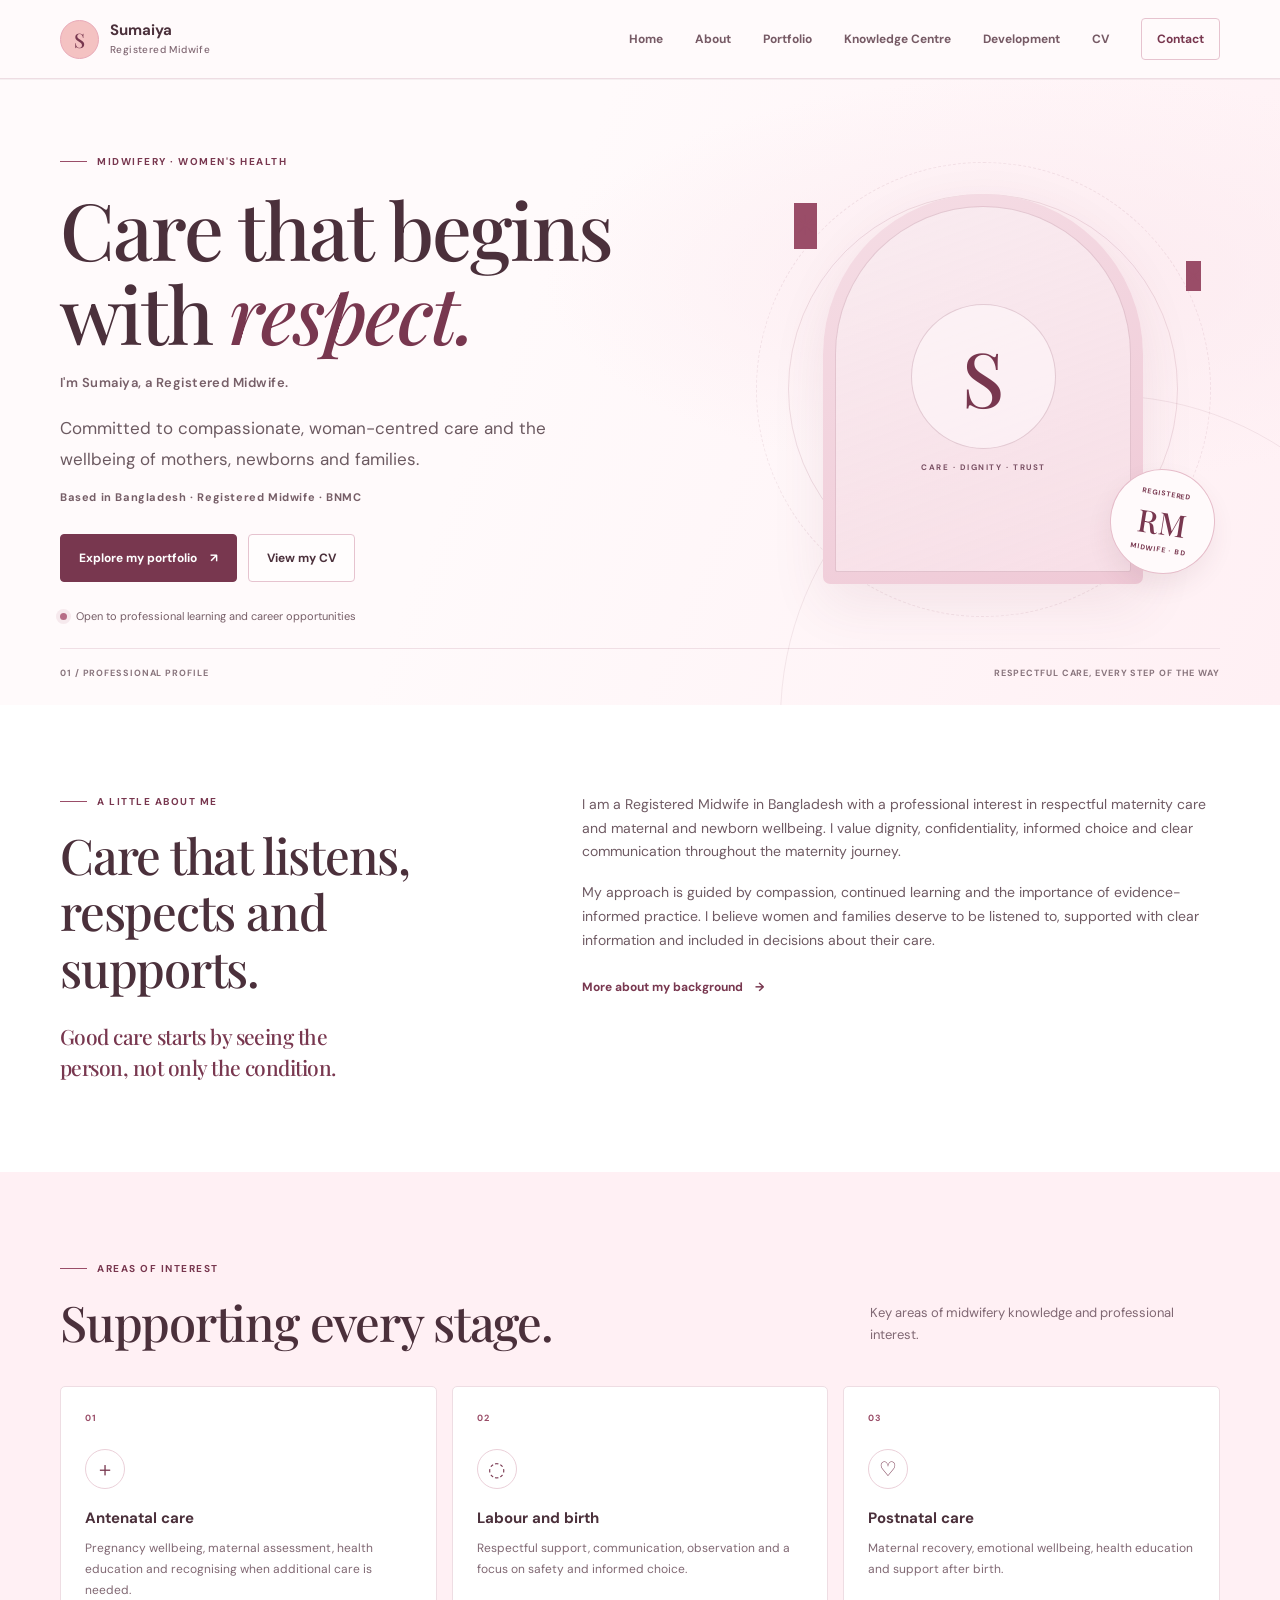
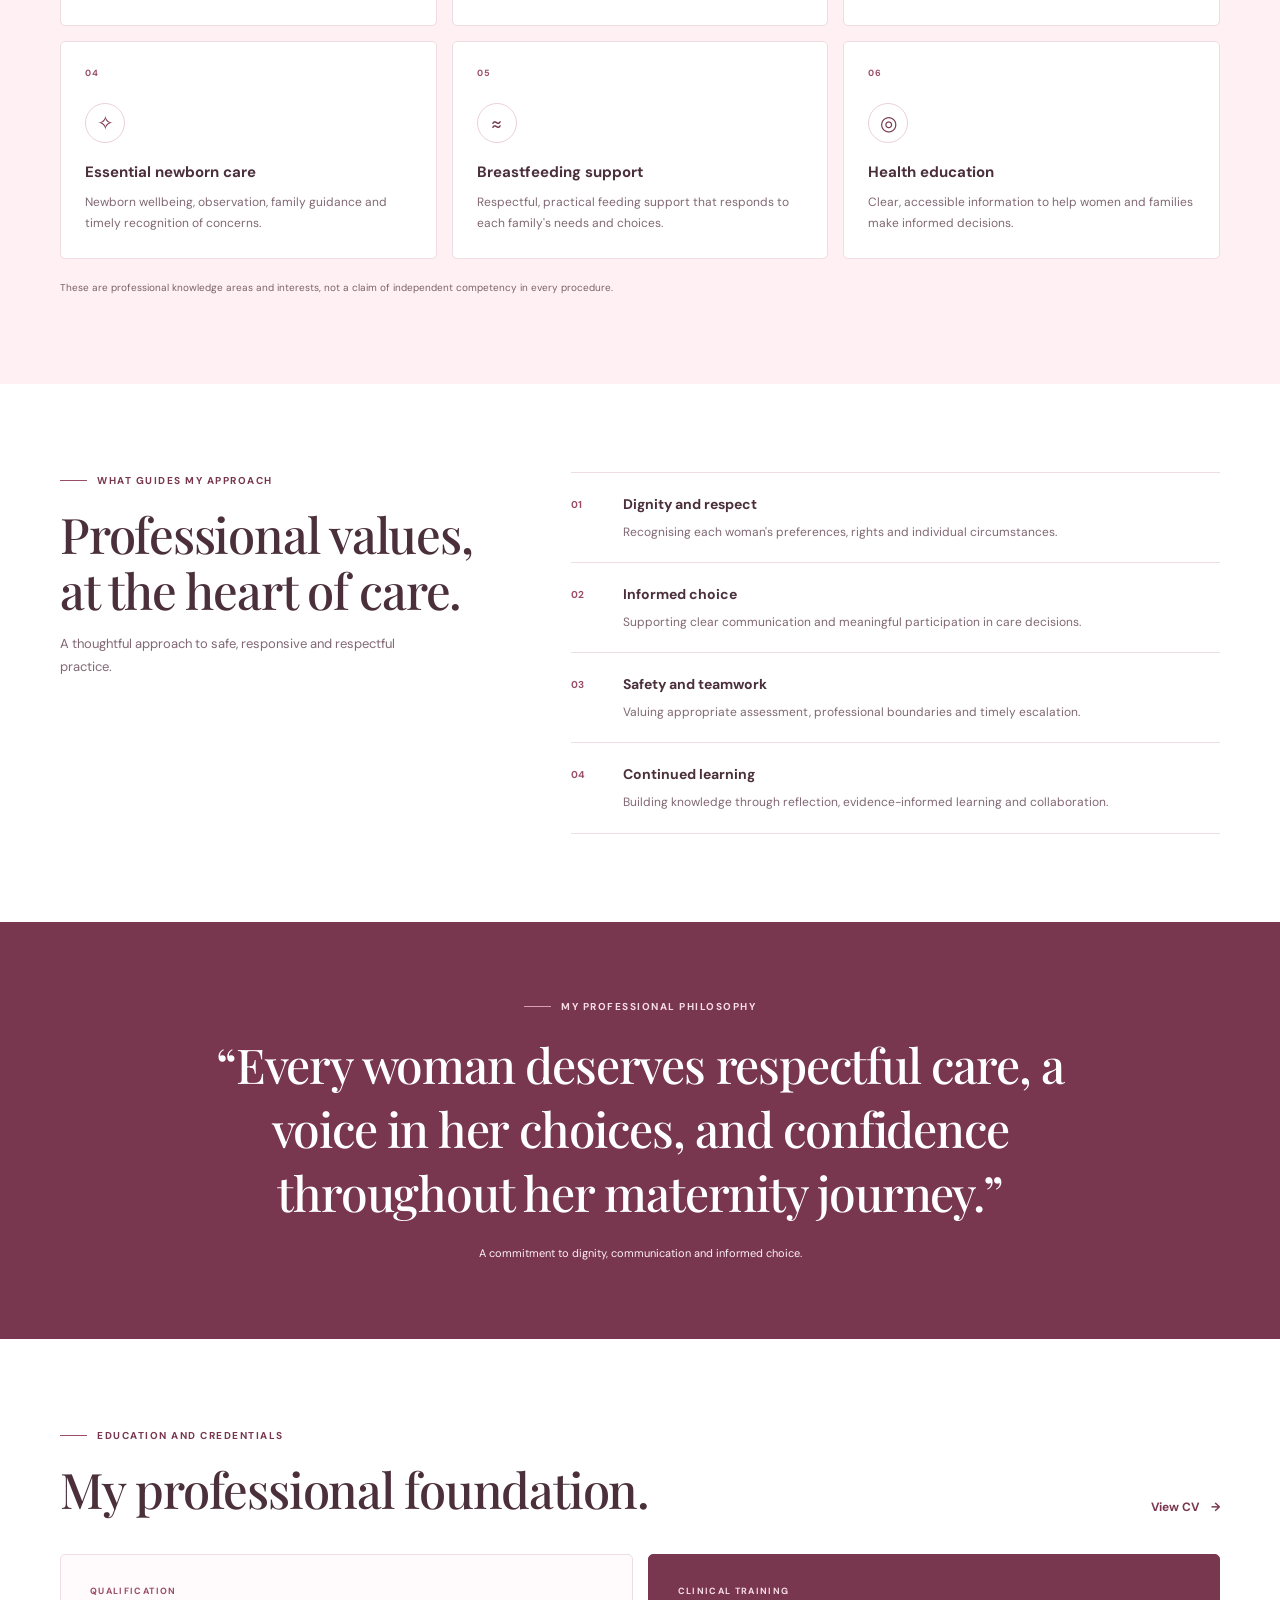
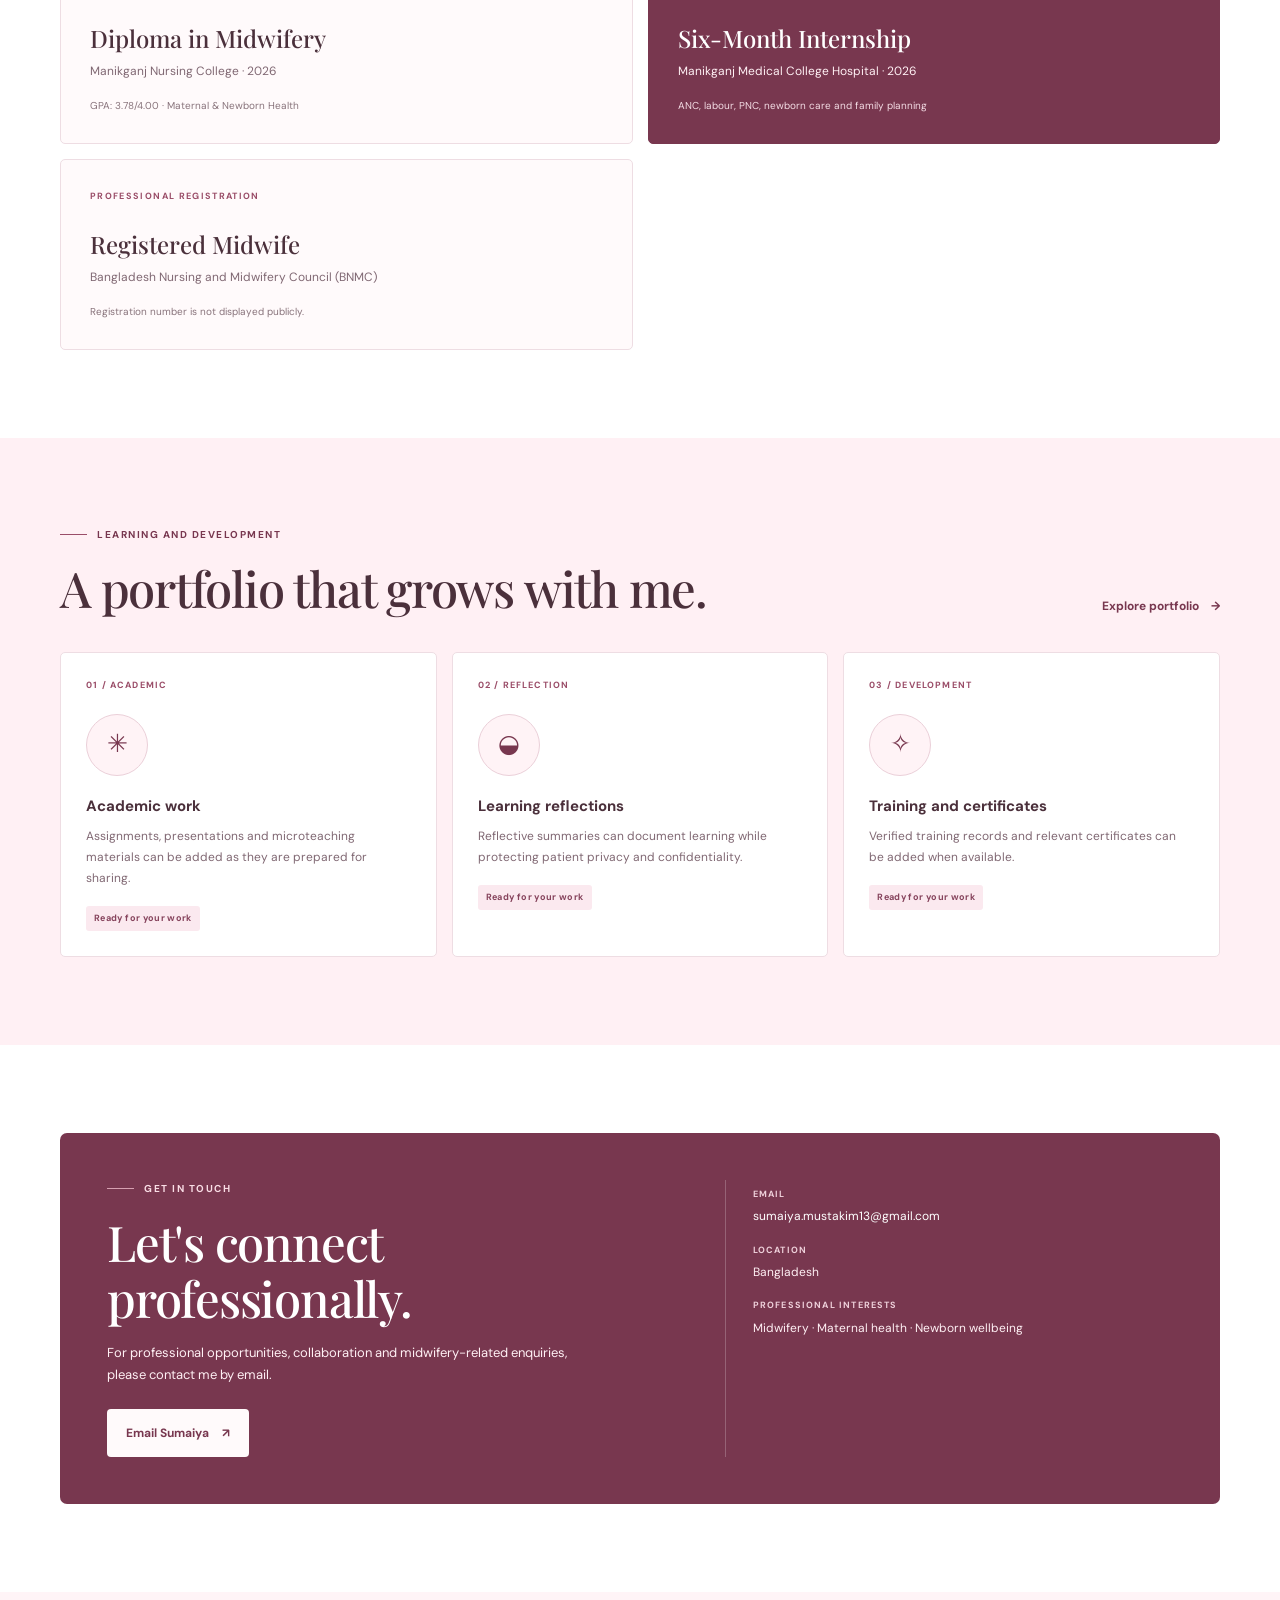
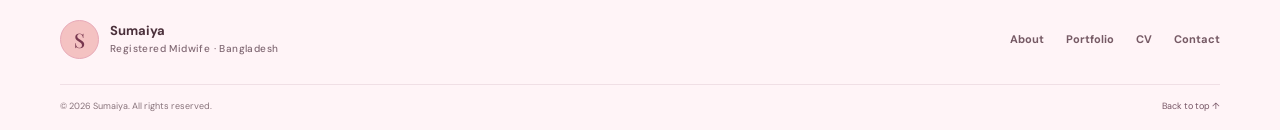
<file: index.html>
<!doctype html>
<html lang="en">
<head>
  <meta charset="utf-8">
  <meta name="viewport" content="width=device-width, initial-scale=1">
  <meta name="theme-color" content="#F4C2C2">
  <meta name="description" content="Meet Sumaiya, a Registered Midwife in Bangladesh, committed to respectful, woman-centred and evidence-informed maternal and newborn care.">
  <meta property="og:type" content="website">
  <meta property="og:title" content="Sumaiya | Registered Midwife">
  <meta property="og:description" content="Professional profile, midwifery interests, academic portfolio and CV of Sumaiya, a Registered Midwife in Bangladesh.">
  <meta property="og:url" content="https://midwifesumaiya.github.io/">
  <meta name="twitter:card" content="summary">
  <meta name="robots" content="index,follow,max-image-preview:large">
  <link rel="canonical" href="https://midwifesumaiya.github.io/">
  <link rel="icon" href="/assets/images/favicon.svg" type="image/svg+xml">
  <link rel="preconnect" href="https://fonts.googleapis.com">
  <link rel="preconnect" href="https://fonts.gstatic.com" crossorigin>
  <link href="https://fonts.googleapis.com/css2?family=DM+Sans:wght@400;500;600;700&family=Playfair+Display:wght@500;600;700&display=swap" rel="stylesheet">
  <link rel="stylesheet" href="/assets/css/base.css"><link rel="stylesheet" href="/assets/css/hero.css"><link rel="stylesheet" href="/assets/css/sections.css"><link rel="stylesheet" href="/assets/css/responsive.css"><link rel="stylesheet" href="/assets/css/baby-pink-theme.css?v=20261030">
  <title>Sumaiya | Registered Midwife in Bangladesh</title>
  <script type="application/ld+json">
  {
    "@context": "https://schema.org",
    "@type": "Person",
    "name": "Sumaiya",
    "jobTitle": "Registered Midwife",
    "description": "Registered Midwife in Bangladesh with professional interests in respectful maternity care and maternal and newborn health.",
    "url": "https://midwifesumaiya.github.io/",
    "email": "mailto:sumaiya.mustakim13@gmail.com",
    "address": {
      "@type": "PostalAddress",
      "addressCountry": "BD"
    }
  }
  </script>
</head>
<body>
  <a class="skip-link" href="#main">Skip to content</a>
  <header class="site-header">
    <div class="container header-inner">
      <a class="brand" href="/" aria-label="Sumaiya home"><span class="brand-mark" aria-hidden="true">S</span><span>Sumaiya<span class="brand-sub">Registered Midwife</span></span></a>
      <button class="menu-toggle" type="button" aria-label="Open navigation" aria-expanded="false" aria-controls="primary-navigation"><span aria-hidden="true"></span></button>
      <nav class="primary-nav" id="primary-navigation" aria-label="Main navigation"><a href="/">Home</a><a href="/about.html">About</a><a href="/portfolio.html">Portfolio</a><a href="/learning.html">Knowledge Centre</a><a href="/development.html">Development</a><a href="/cv.html">CV</a><a class="nav-contact" href="/#contact">Contact</a></nav>
    </div>
  </header>
  <main id="main">
    <section class="hero">
      <div class="container hero-grid">
        <div class="hero-copy">
          <p class="eyebrow"><span class="eyebrow-line"></span> Midwifery · Women's health</p>
          <h1>Care that begins with <em>respect.</em><span class="hero-name">I'm Sumaiya, a Registered Midwife.</span></h1>
          <p class="lead">Committed to compassionate, woman-centred care and the wellbeing of mothers, newborns and families.</p>
          <p class="hero-context">Based in Bangladesh · Registered Midwife · BNMC</p>
          <div class="button-row"><a class="button button-primary" href="/portfolio.html">Explore my portfolio <span aria-hidden="true">↗</span></a><a class="button button-secondary" href="/cv.html">View my CV</a></div>
          <div class="hero-note"><span class="status-dot" aria-hidden="true"></span> Open to professional learning and career opportunities</div>
        </div>
        <div class="hero-art" aria-label="Decorative monogram illustration">
          <div class="art-orbit orbit-one"></div><div class="art-orbit orbit-two"></div>
          <div class="art-arch"><div class="art-inner"><span class="art-initial">S</span><span class="art-caption">CARE · DIGNITY · TRUST</span></div></div>
          <div class="art-stamp"><span class="stamp-top">REGISTERED</span><span class="stamp-mid">RM</span><span class="stamp-bottom">MIDWIFE · BD</span></div>
          <span class="art-leaf leaf-one" aria-hidden="true">✳</span><span class="art-leaf leaf-two" aria-hidden="true">✳</span>
        </div>
      </div>
      <div class="hero-bottom container"><span>01 / PROFESSIONAL PROFILE</span><span>Respectful care, every step of the way</span></div>
    </section>

    <section class="section section-white" id="about">
      <div class="container split-grid">
        <div class="section-intro-block"><p class="eyebrow"><span class="eyebrow-line"></span> A little about me</p><h2 class="section-title">Care that listens, respects and supports.</h2><p class="intro-aside">Good care starts by seeing the person, not only the condition.</p></div>
        <div class="prose"><p>I am a Registered Midwife in Bangladesh with a professional interest in respectful maternity care and maternal and newborn wellbeing. I value dignity, confidentiality, informed choice and clear communication throughout the maternity journey.</p><p>My approach is guided by compassion, continued learning and the importance of evidence-informed practice. I believe women and families deserve to be listened to, supported with clear information and included in decisions about their care.</p><a class="text-link" href="/about.html">More about my background <span aria-hidden="true">→</span></a></div>
      </div>
    </section>

    <section class="section section-sage" id="expertise">
      <div class="container">
        <div class="section-heading-row"><div><p class="eyebrow"><span class="eyebrow-line"></span> Areas of interest</p><h2 class="section-title">Supporting every stage.</h2></div><p class="section-summary">Key areas of midwifery knowledge and professional interest.</p></div>
        <div class="card-grid three">
          <article class="service-card"><span class="card-number">01</span><div class="line-icon" aria-hidden="true">＋</div><h3>Antenatal care</h3><p>Pregnancy wellbeing, maternal assessment, health education and recognising when additional care is needed.</p></article>
          <article class="service-card"><span class="card-number">02</span><div class="line-icon" aria-hidden="true">◌</div><h3>Labour and birth</h3><p>Respectful support, communication, observation and a focus on safety and informed choice.</p></article>
          <article class="service-card"><span class="card-number">03</span><div class="line-icon" aria-hidden="true">♡</div><h3>Postnatal care</h3><p>Maternal recovery, emotional wellbeing, health education and support after birth.</p></article>
          <article class="service-card"><span class="card-number">04</span><div class="line-icon" aria-hidden="true">✧</div><h3>Essential newborn care</h3><p>Newborn wellbeing, observation, family guidance and timely recognition of concerns.</p></article>
          <article class="service-card"><span class="card-number">05</span><div class="line-icon" aria-hidden="true">≈</div><h3>Breastfeeding support</h3><p>Respectful, practical feeding support that responds to each family's needs and choices.</p></article>
          <article class="service-card"><span class="card-number">06</span><div class="line-icon" aria-hidden="true">◎</div><h3>Health education</h3><p>Clear, accessible information to help women and families make informed decisions.</p></article>
        </div>
        <p class="section-footnote">These are professional knowledge areas and interests, not a claim of independent competency in every procedure.</p>
      </div>
    </section>

    <section class="section section-white" id="values">
      <div class="container values-layout"><div><p class="eyebrow"><span class="eyebrow-line"></span> What guides my approach</p><h2 class="section-title">Professional values, at the heart of care.</h2><p class="section-summary">A thoughtful approach to safe, responsive and respectful practice.</p></div><div class="values-list">
        <article><span>01</span><div><h3>Dignity and respect</h3><p>Recognising each woman's preferences, rights and individual circumstances.</p></div></article>
        <article><span>02</span><div><h3>Informed choice</h3><p>Supporting clear communication and meaningful participation in care decisions.</p></div></article>
        <article><span>03</span><div><h3>Safety and teamwork</h3><p>Valuing appropriate assessment, professional boundaries and timely escalation.</p></div></article>
        <article><span>04</span><div><h3>Continued learning</h3><p>Building knowledge through reflection, evidence-informed learning and collaboration.</p></div></article>
      </div></div>
    </section>

    <section class="quote-band"><div class="container quote-inner"><p class="eyebrow"><span class="eyebrow-line"></span> My professional philosophy</p><blockquote>“Every woman deserves respectful care, a voice in her choices, and confidence throughout her maternity journey.”</blockquote><p class="quote-credit">A commitment to dignity, communication and informed choice.</p></div></section>

    <section class="section section-white" id="education">
      <div class="container"><div class="section-heading-row"><div><p class="eyebrow"><span class="eyebrow-line"></span> Education and credentials</p><h2 class="section-title">My professional foundation.</h2></div><a class="text-link" href="/cv.html">View CV <span aria-hidden="true">→</span></a></div>
        <div class="credential-grid"><article class="credential-card"><span class="credential-label">QUALIFICATION</span><h3>Diploma in Midwifery</h3><p>Manikganj Nursing College · 2026</p><span class="credential-note">GPA: 3.78/4.00 · Maternal &amp; Newborn Health</span></article><article class="credential-card credential-dark"><span class="credential-label">CLINICAL TRAINING</span><h3>Six-Month Internship</h3><p>Manikganj Medical College Hospital · 2026</p><span class="credential-note">ANC, labour, PNC, newborn care and family planning</span></article><article class="credential-card"><span class="credential-label">PROFESSIONAL REGISTRATION</span><h3>Registered Midwife</h3><p>Bangladesh Nursing and Midwifery Council (BNMC)</p><span class="credential-note">Registration number is not displayed publicly.</span></article></div>
      </div>
    </section>

    <section class="section section-sage" id="portfolio-preview"><div class="container"><div class="section-heading-row"><div><p class="eyebrow"><span class="eyebrow-line"></span> Learning and development</p><h2 class="section-title">A portfolio that grows with me.</h2></div><a class="text-link" href="/portfolio.html">Explore portfolio <span aria-hidden="true">→</span></a></div><div class="card-grid three">
      <article class="portfolio-card"><span class="portfolio-type">01 / ACADEMIC</span><div class="portfolio-symbol" aria-hidden="true">✳</div><h3>Academic work</h3><p>Assignments, presentations and microteaching materials can be added as they are prepared for sharing.</p><span class="coming-label">Ready for your work</span></article>
      <article class="portfolio-card"><span class="portfolio-type">02 / REFLECTION</span><div class="portfolio-symbol" aria-hidden="true">◒</div><h3>Learning reflections</h3><p>Reflective summaries can document learning while protecting patient privacy and confidentiality.</p><span class="coming-label">Ready for your work</span></article>
      <article class="portfolio-card"><span class="portfolio-type">03 / DEVELOPMENT</span><div class="portfolio-symbol" aria-hidden="true">✧</div><h3>Training and certificates</h3><p>Verified training records and relevant certificates can be added when available.</p><span class="coming-label">Ready for your work</span></article>
    </div></div></section>

    <section class="section section-white" id="contact"><div class="container contact-panel"><div class="contact-copy"><p class="eyebrow"><span class="eyebrow-line"></span> Get in touch</p><h2 class="section-title">Let's connect professionally.</h2><p>For professional opportunities, collaboration and midwifery-related enquiries, please contact me by email.</p><a class="button button-light" href="mailto:sumaiya.mustakim13@gmail.com">Email Sumaiya <span aria-hidden="true">↗</span></a></div><div class="contact-details"><span class="detail-label">EMAIL</span><a href="mailto:sumaiya.mustakim13@gmail.com">sumaiya.mustakim13@gmail.com</a><span class="detail-label">LOCATION</span><p>Bangladesh</p><span class="detail-label">PROFESSIONAL INTERESTS</span><p>Midwifery · Maternal health · Newborn wellbeing</p></div></div></section>
  </main>
  <footer class="site-footer"><div class="container footer-top"><a class="brand brand-footer" href="/"><span class="brand-mark" aria-hidden="true">S</span><span>Sumaiya<span class="brand-sub">Registered Midwife · Bangladesh</span></span></a><nav class="footer-nav" aria-label="Footer navigation"><a href="/about.html">About</a><a href="/portfolio.html">Portfolio</a><a href="/cv.html">CV</a><a href="#contact">Contact</a></nav></div><div class="container footer-bottom"><span>© <span data-current-year>2026</span> Sumaiya. All rights reserved.</span><a href="#main">Back to top ↑</a></div></footer>
  <script src="/assets/js/main.js" defer></script>
</body>
</html>
</file>
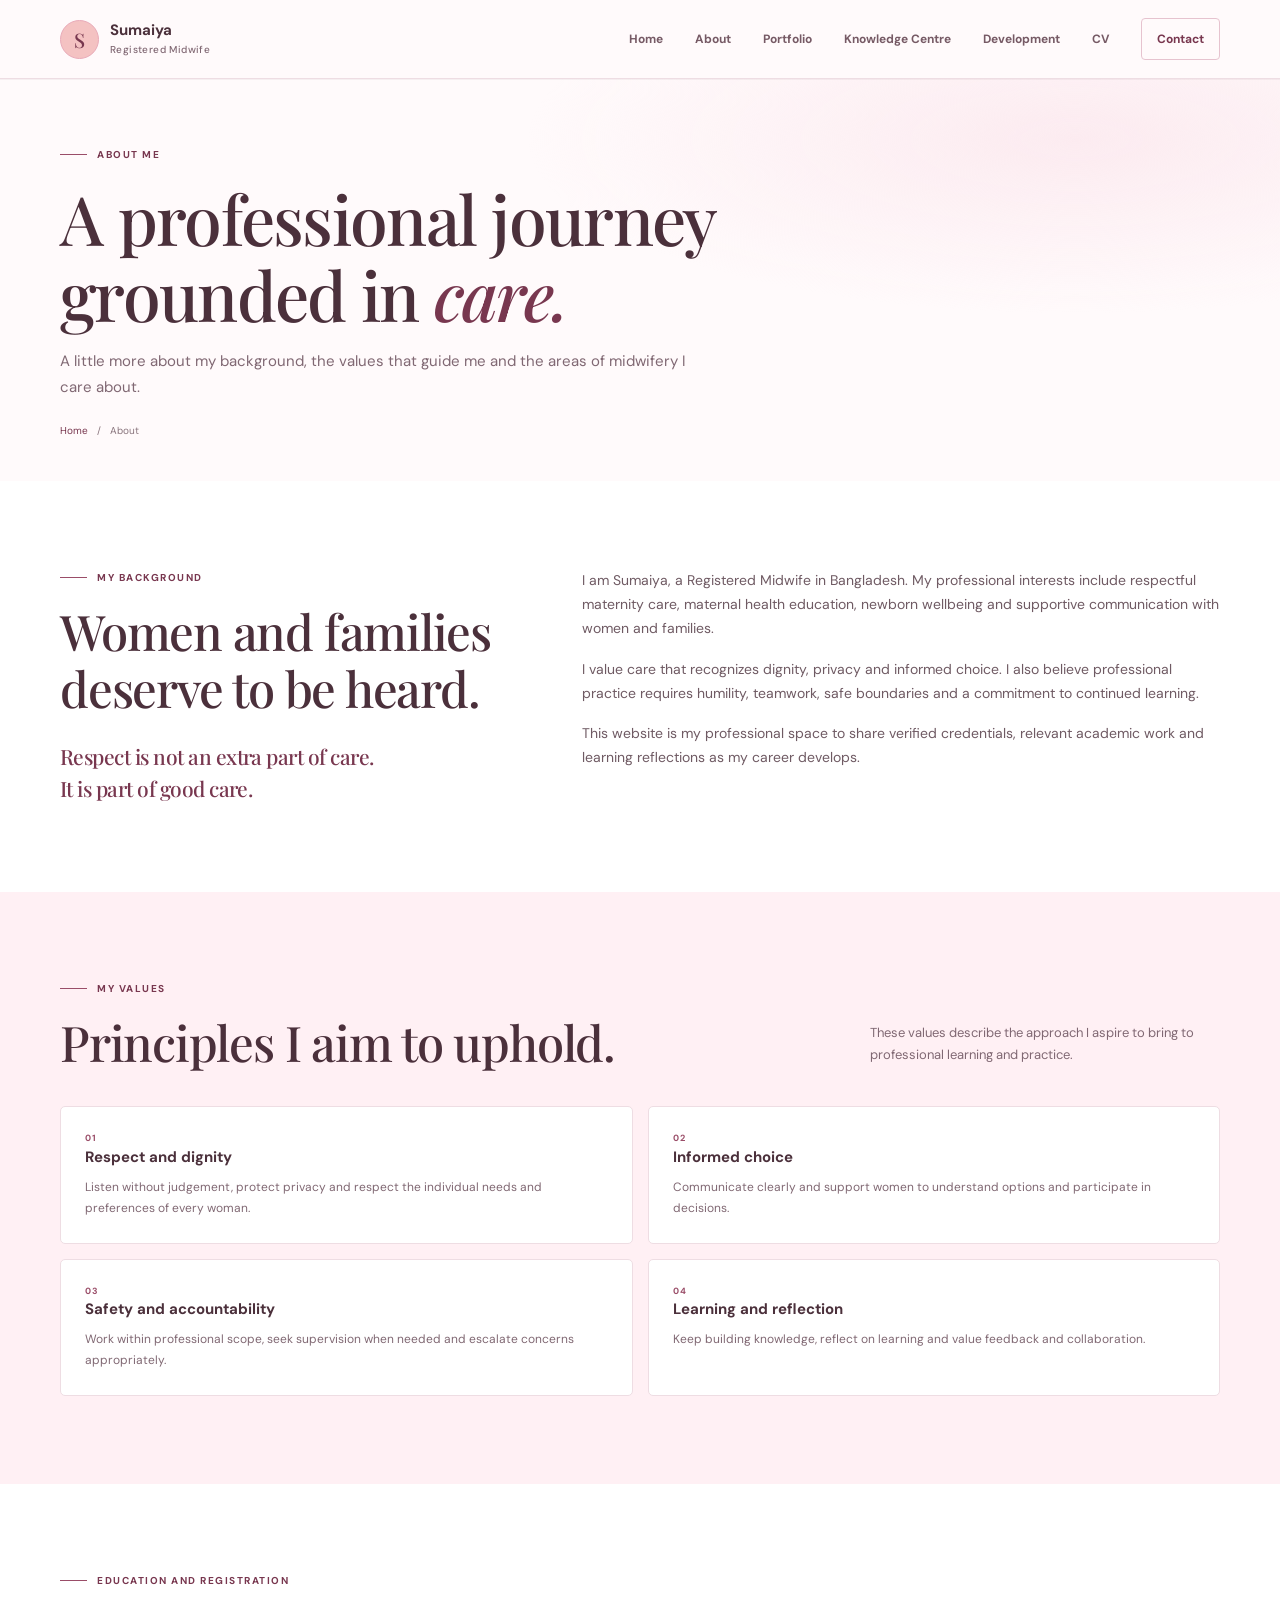
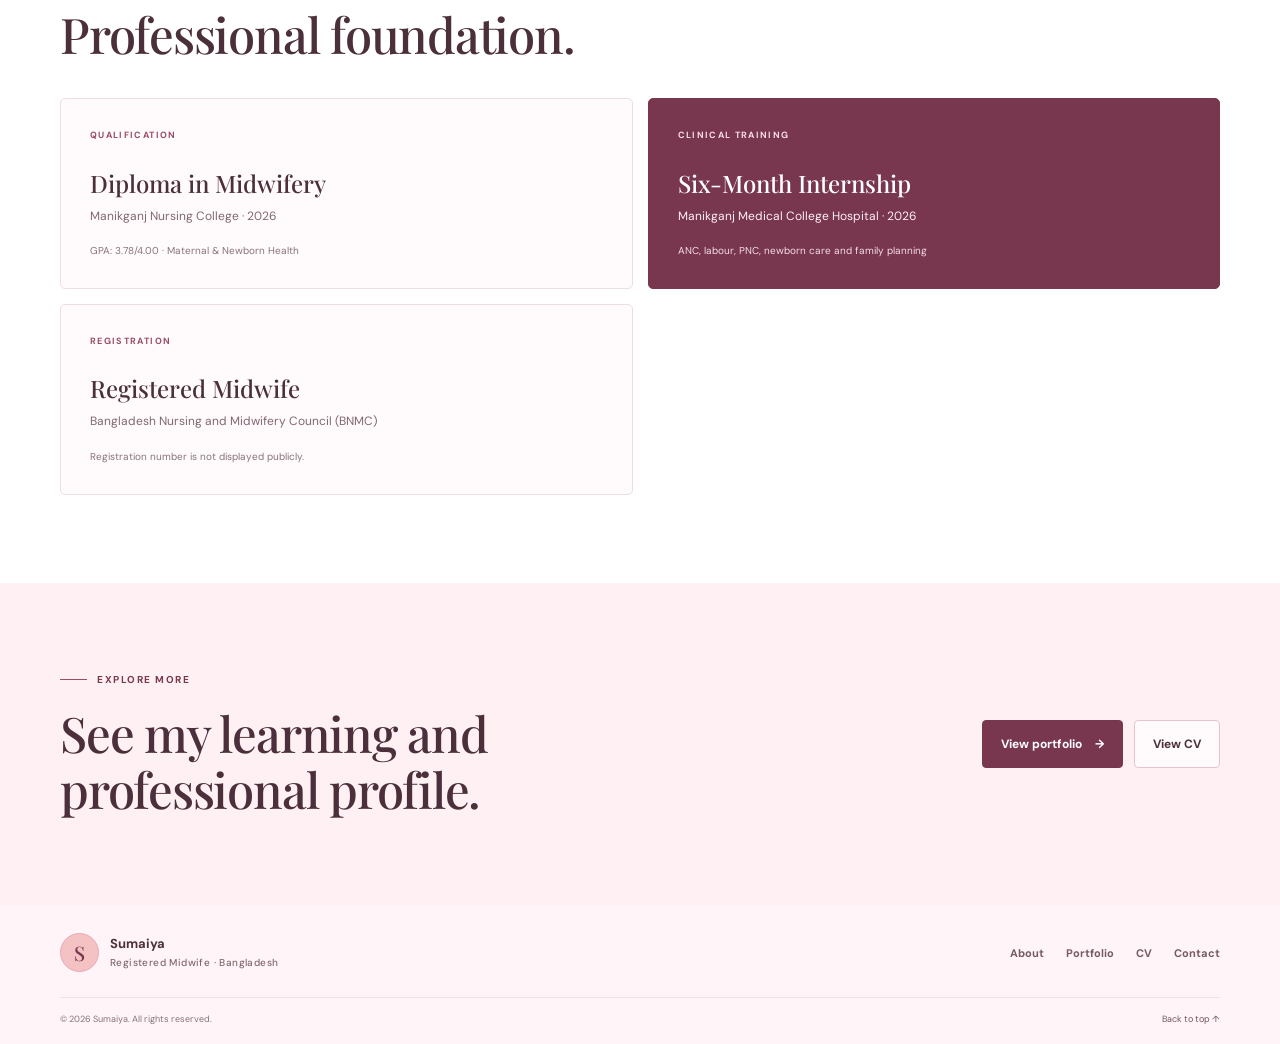
<file: about.html>
<!doctype html>
<html lang="en">
<head>
  <meta charset="utf-8"><meta name="viewport" content="width=device-width, initial-scale=1"><meta name="theme-color" content="#F4C2C2">
  <meta name="description" content="Learn about Sumaiya, a Registered Midwife in Bangladesh, her professional values, education and interests in respectful maternity care.">
  <meta property="og:type" content="website"><meta property="og:title" content="About Sumaiya | Registered Midwife"><meta property="og:description" content="Professional background, values and midwifery interests."><meta property="og:url" content="https://midwifesumaiya.github.io/about.html">
  <meta name="twitter:card" content="summary">
  <meta name="robots" content="index,follow,max-image-preview:large">
  <link rel="canonical" href="https://midwifesumaiya.github.io/about.html"><link rel="icon" href="/assets/images/favicon.svg" type="image/svg+xml"><link rel="stylesheet" href="/assets/css/base.css"><link rel="stylesheet" href="/assets/css/hero.css"><link rel="stylesheet" href="/assets/css/sections.css"><link rel="stylesheet" href="/assets/css/responsive.css"><link rel="stylesheet" href="/assets/css/baby-pink-theme.css?v=20261030"><link rel="preconnect" href="https://fonts.googleapis.com"><link rel="preconnect" href="https://fonts.gstatic.com" crossorigin><link href="https://fonts.googleapis.com/css2?family=DM+Sans:wght@400;500;600;700&family=Playfair+Display:wght@500;600;700&display=swap" rel="stylesheet">
  <title>About Sumaiya | Registered Midwife</title>
</head>
<body><a class="skip-link" href="#main">Skip to content</a><header class="site-header"><div class="container header-inner"><a class="brand" href="/" aria-label="Sumaiya home"><span class="brand-mark" aria-hidden="true">S</span><span>Sumaiya<span class="brand-sub">Registered Midwife</span></span></a><button class="menu-toggle" type="button" aria-label="Open navigation" aria-expanded="false" aria-controls="primary-navigation"><span aria-hidden="true"></span></button><nav class="primary-nav" id="primary-navigation" aria-label="Main navigation"><a href="/">Home</a><a href="/about.html">About</a><a href="/portfolio.html">Portfolio</a><a href="/learning.html">Knowledge Centre</a><a href="/development.html">Development</a><a href="/cv.html">CV</a><a class="nav-contact" href="/#contact">Contact</a></nav></div></header>
<main id="main"><section class="page-hero"><div class="container page-hero-inner"><p class="eyebrow"><span class="eyebrow-line"></span> About me</p><h1 class="page-title">A professional journey grounded in <em>care.</em></h1><p class="page-lead">A little more about my background, the values that guide me and the areas of midwifery I care about.</p><div class="breadcrumbs"><a href="/">Home</a><span aria-hidden="true">/</span><span>About</span></div></div></section>
<section class="section section-white"><div class="container split-grid"><div class="section-intro-block"><p class="eyebrow"><span class="eyebrow-line"></span> My background</p><h2 class="section-title">Women and families deserve to be heard.</h2><p class="intro-aside">Respect is not an extra part of care. It is part of good care.</p></div><div class="prose"><p>I am Sumaiya, a Registered Midwife in Bangladesh. My professional interests include respectful maternity care, maternal health education, newborn wellbeing and supportive communication with women and families.</p><p>I value care that recognizes dignity, privacy and informed choice. I also believe professional practice requires humility, teamwork, safe boundaries and a commitment to continued learning.</p><p>This website is my professional space to share verified credentials, relevant academic work and learning reflections as my career develops.</p></div></div></section>
<section class="section section-sage"><div class="container"><div class="section-heading-row"><div><p class="eyebrow"><span class="eyebrow-line"></span> My values</p><h2 class="section-title">Principles I aim to uphold.</h2></div><p class="section-summary">These values describe the approach I aspire to bring to professional learning and practice.</p></div><div class="card-grid two"><article class="service-card"><span class="card-number">01</span><h3>Respect and dignity</h3><p>Listen without judgement, protect privacy and respect the individual needs and preferences of every woman.</p></article><article class="service-card"><span class="card-number">02</span><h3>Informed choice</h3><p>Communicate clearly and support women to understand options and participate in decisions.</p></article><article class="service-card"><span class="card-number">03</span><h3>Safety and accountability</h3><p>Work within professional scope, seek supervision when needed and escalate concerns appropriately.</p></article><article class="service-card"><span class="card-number">04</span><h3>Learning and reflection</h3><p>Keep building knowledge, reflect on learning and value feedback and collaboration.</p></article></div></div></section>
<section class="section section-white"><div class="container"><div class="section-heading-row"><div><p class="eyebrow"><span class="eyebrow-line"></span> Education and registration</p><h2 class="section-title">Professional foundation.</h2></div></div><div class="credential-grid"><article class="credential-card"><span class="credential-label">QUALIFICATION</span><h3>Diploma in Midwifery</h3><p>Manikganj Nursing College · 2026</p><span class="credential-note">GPA: 3.78/4.00 · Maternal &amp; Newborn Health</span></article><article class="credential-card credential-dark"><span class="credential-label">CLINICAL TRAINING</span><h3>Six-Month Internship</h3><p>Manikganj Medical College Hospital · 2026</p><span class="credential-note">ANC, labour, PNC, newborn care and family planning</span></article><article class="credential-card"><span class="credential-label">REGISTRATION</span><h3>Registered Midwife</h3><p>Bangladesh Nursing and Midwifery Council (BNMC)</p><span class="credential-note">Registration number is not displayed publicly.</span></article></div></div></section>
<section class="section section-sage"><div class="container contact-strip"><div><p class="eyebrow"><span class="eyebrow-line"></span> Explore more</p><h2 class="section-title">See my learning and professional profile.</h2></div><div class="button-row"><a class="button button-primary" href="/portfolio.html">View portfolio <span aria-hidden="true">→</span></a><a class="button button-secondary" href="/cv.html">View CV</a></div></div></section></main>
<footer class="site-footer"><div class="container footer-top"><a class="brand brand-footer" href="/"><span class="brand-mark" aria-hidden="true">S</span><span>Sumaiya<span class="brand-sub">Registered Midwife · Bangladesh</span></span></a><nav class="footer-nav" aria-label="Footer navigation"><a href="/about.html">About</a><a href="/portfolio.html">Portfolio</a><a href="/cv.html">CV</a><a href="/#contact">Contact</a></nav></div><div class="container footer-bottom"><span>© <span data-current-year>2026</span> Sumaiya. All rights reserved.</span><a href="#main">Back to top ↑</a></div></footer><script src="/assets/js/main.js" defer></script></body></html>
</file>
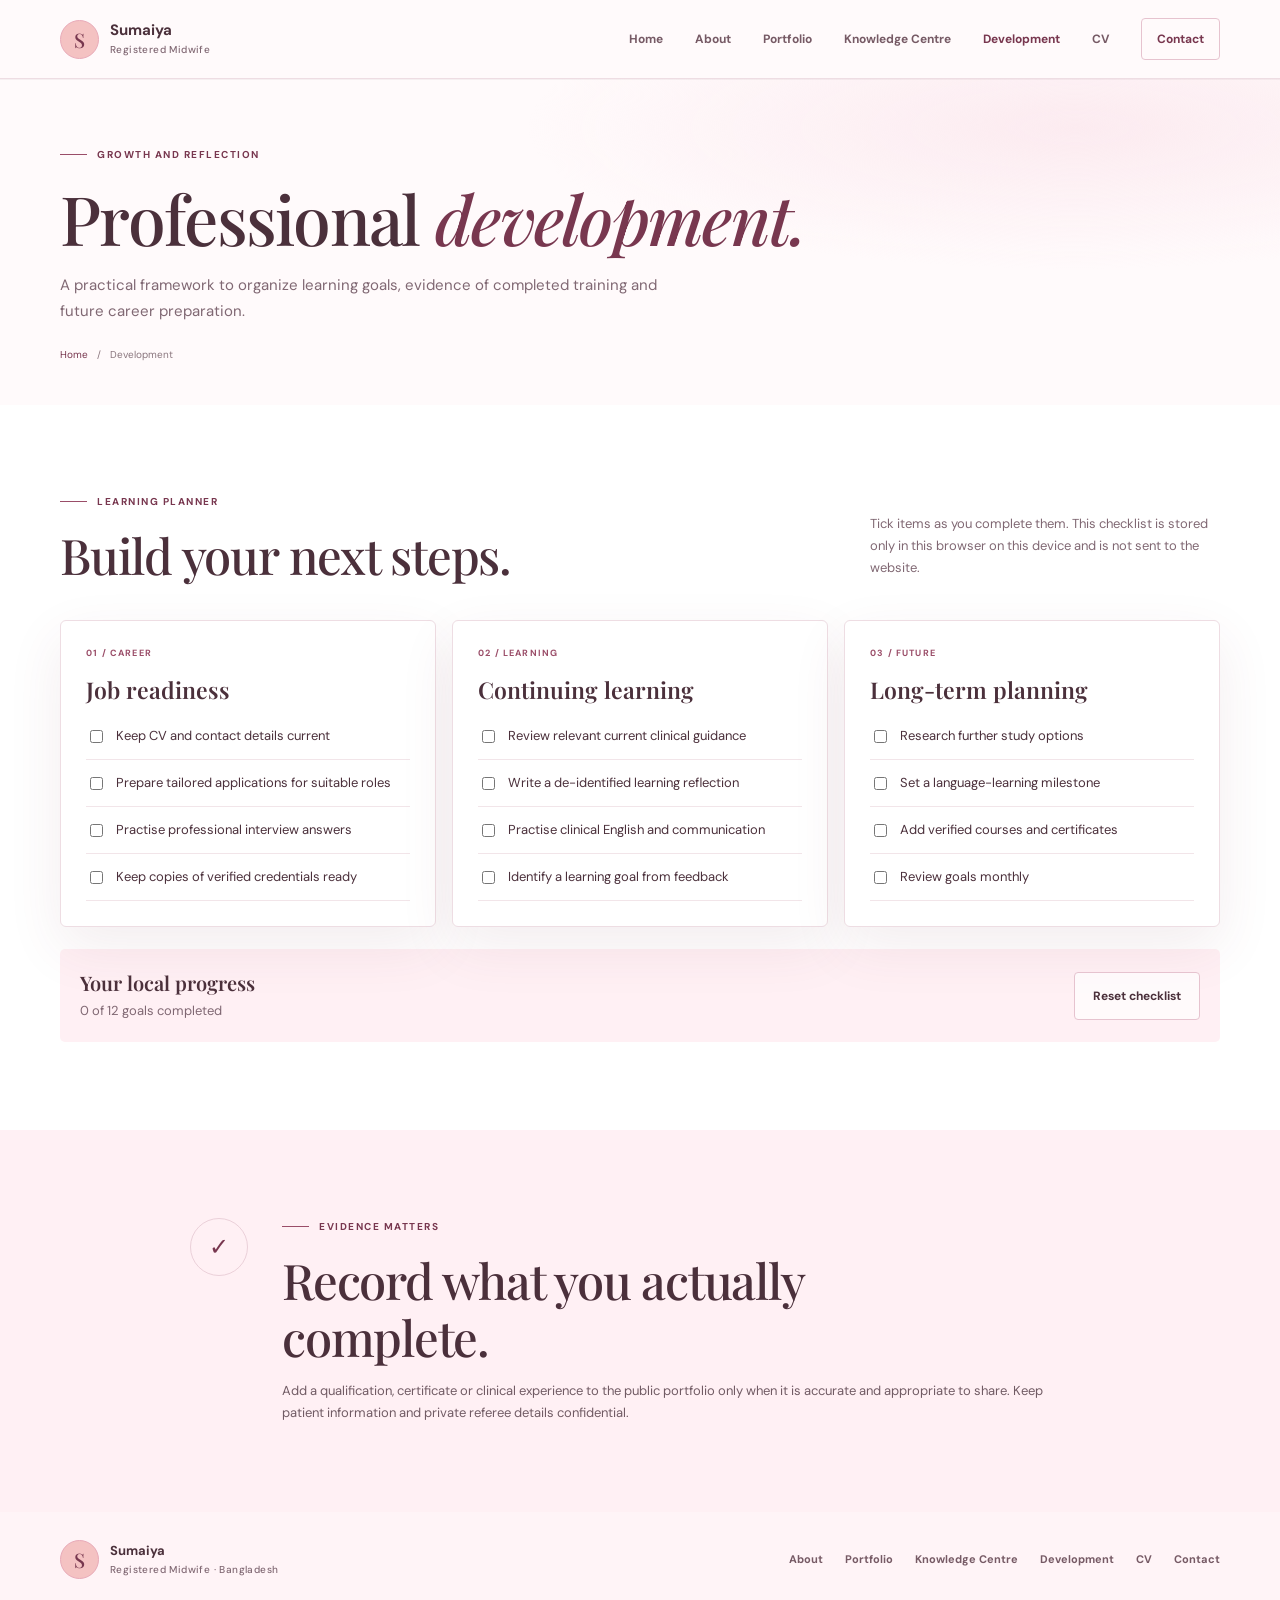
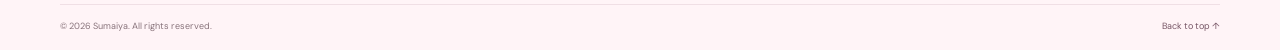
<file: development.html>
<!doctype html>
<html lang="en"><head><meta charset="utf-8"><meta name="viewport" content="width=device-width, initial-scale=1"><meta name="theme-color" content="#F4C2C2"><meta name="description" content="A professional development framework for continuing learning, documented credentials and future career goals in midwifery."><meta property="og:type" content="website"><meta property="og:title" content="Professional Development | Sumaiya Akter"><meta property="og:description" content="A professional development framework for continuing learning, documented credentials and future career goals in midwifery."><meta property="og:url" content="https://midwifesumaiya.github.io/development.html"><meta name="twitter:card" content="summary"><meta name="robots" content="index,follow,max-image-preview:large"><link rel="canonical" href="https://midwifesumaiya.github.io/development.html"><link rel="icon" href="/assets/images/favicon.svg" type="image/svg+xml"><link rel="stylesheet" href="/assets/css/base.css"><link rel="stylesheet" href="/assets/css/hero.css"><link rel="stylesheet" href="/assets/css/sections.css"><link rel="stylesheet" href="/assets/css/responsive.css"><link rel="stylesheet" href="/assets/css/baby-pink-theme.css?v=20261030"><link rel="preconnect" href="https://fonts.googleapis.com"><link rel="preconnect" href="https://fonts.gstatic.com" crossorigin><link href="https://fonts.googleapis.com/css2?family=DM+Sans:wght@400;500;600;700&family=Playfair+Display:wght@500;600;700&display=swap" rel="stylesheet"><title>Professional Development | Sumaiya Akter</title></head><body><a class="skip-link" href="#main">Skip to content</a><header class="site-header"><div class="container header-inner"><a class="brand" href="/" aria-label="Sumaiya home"><span class="brand-mark" aria-hidden="true">S</span><span>Sumaiya<span class="brand-sub">Registered Midwife</span></span></a><button class="menu-toggle" type="button" aria-label="Open navigation" aria-expanded="false" aria-controls="primary-navigation"><span aria-hidden="true"></span></button><nav class="primary-nav" id="primary-navigation" aria-label="Main navigation"><a href="/">Home</a><a href="/about.html">About</a><a href="/portfolio.html">Portfolio</a><a href="/learning.html">Knowledge Centre</a><a href="/development.html" class="active" aria-current="page">Development</a><a href="/cv.html">CV</a><a class="nav-contact" href="/#contact">Contact</a></nav></div></header><main id="main"><section class="page-hero"><div class="container page-hero-inner"><p class="eyebrow"><span class="eyebrow-line"></span> Growth and reflection</p><h1 class="page-title">Professional <em>development.</em></h1><p class="page-lead">A practical framework to organize learning goals, evidence of completed training and future career preparation.</p><div class="breadcrumbs"><a href="/">Home</a><span aria-hidden="true">/</span><span>Development</span></div></div></section>
<section class="section section-white"><div class="container"><div class="section-heading-row"><div><p class="eyebrow"><span class="eyebrow-line"></span> Learning planner</p><h2 class="section-title">Build your next steps.</h2></div><p class="section-summary">Tick items as you complete them. This checklist is stored only in this browser on this device and is not sent to the website.</p></div><div class="development-grid"><article class="development-card"><span class="portfolio-type">01 / CAREER</span><h3>Job readiness</h3><label class="development-check"><input type="checkbox" data-goal="cv"> Keep CV and contact details current</label><label class="development-check"><input type="checkbox" data-goal="application"> Prepare tailored applications for suitable roles</label><label class="development-check"><input type="checkbox" data-goal="interview"> Practise professional interview answers</label><label class="development-check"><input type="checkbox" data-goal="documents"> Keep copies of verified credentials ready</label></article><article class="development-card"><span class="portfolio-type">02 / LEARNING</span><h3>Continuing learning</h3><label class="development-check"><input type="checkbox" data-goal="guidelines"> Review relevant current clinical guidance</label><label class="development-check"><input type="checkbox" data-goal="reflection"> Write a de-identified learning reflection</label><label class="development-check"><input type="checkbox" data-goal="communication"> Practise clinical English and communication</label><label class="development-check"><input type="checkbox" data-goal="feedback"> Identify a learning goal from feedback</label></article><article class="development-card"><span class="portfolio-type">03 / FUTURE</span><h3>Long-term planning</h3><label class="development-check"><input type="checkbox" data-goal="study"> Research further study options</label><label class="development-check"><input type="checkbox" data-goal="language"> Set a language-learning milestone</label><label class="development-check"><input type="checkbox" data-goal="certificates"> Add verified courses and certificates</label><label class="development-check"><input type="checkbox" data-goal="review"> Review goals monthly</label></article></div><div class="progress-panel"><div><h3>Your local progress</h3><p id="goal-progress" aria-live="polite">0 of 12 goals completed</p></div><button class="button button-secondary" type="button" id="reset-goals">Reset checklist</button></div></div></section><section class="section section-sage"><div class="container privacy-panel"><div class="privacy-icon" aria-hidden="true">✓</div><div><p class="eyebrow"><span class="eyebrow-line"></span> Evidence matters</p><h2 class="section-title">Record what you actually complete.</h2><p>Add a qualification, certificate or clinical experience to the public portfolio only when it is accurate and appropriate to share. Keep patient information and private referee details confidential.</p></div></div></section></main><script>
(function(){const boxes=[...document.querySelectorAll('[data-goal]')];const progress=document.getElementById('goal-progress');const key='sumaiya-development-goals-v1';try{const saved=JSON.parse(localStorage.getItem(key)||'{}');boxes.forEach(b=>b.checked=Boolean(saved[b.dataset.goal]));}catch(e){}function update(){progress.textContent=boxes.filter(b=>b.checked).length+' of '+boxes.length+' goals completed';try{localStorage.setItem(key,JSON.stringify(Object.fromEntries(boxes.map(b=>[b.dataset.goal,b.checked]))));}catch(e){}}boxes.forEach(b=>b.addEventListener('change',update));document.getElementById('reset-goals').addEventListener('click',()=>{boxes.forEach(b=>b.checked=false);update()});update();})();
</script><footer class="site-footer"><div class="container footer-top"><a class="brand brand-footer" href="/"><span class="brand-mark" aria-hidden="true">S</span><span>Sumaiya<span class="brand-sub">Registered Midwife · Bangladesh</span></span></a><nav class="footer-nav" aria-label="Footer navigation"><a href="/about.html">About</a><a href="/portfolio.html">Portfolio</a><a href="/learning.html">Knowledge Centre</a><a href="/development.html">Development</a><a href="/cv.html">CV</a><a href="/#contact">Contact</a></nav></div><div class="container footer-bottom"><span>© <span data-current-year>2026</span> Sumaiya. All rights reserved.</span><a href="#main">Back to top ↑</a></div></footer><script src="/assets/js/main.js" defer></script></body></html>
</file>
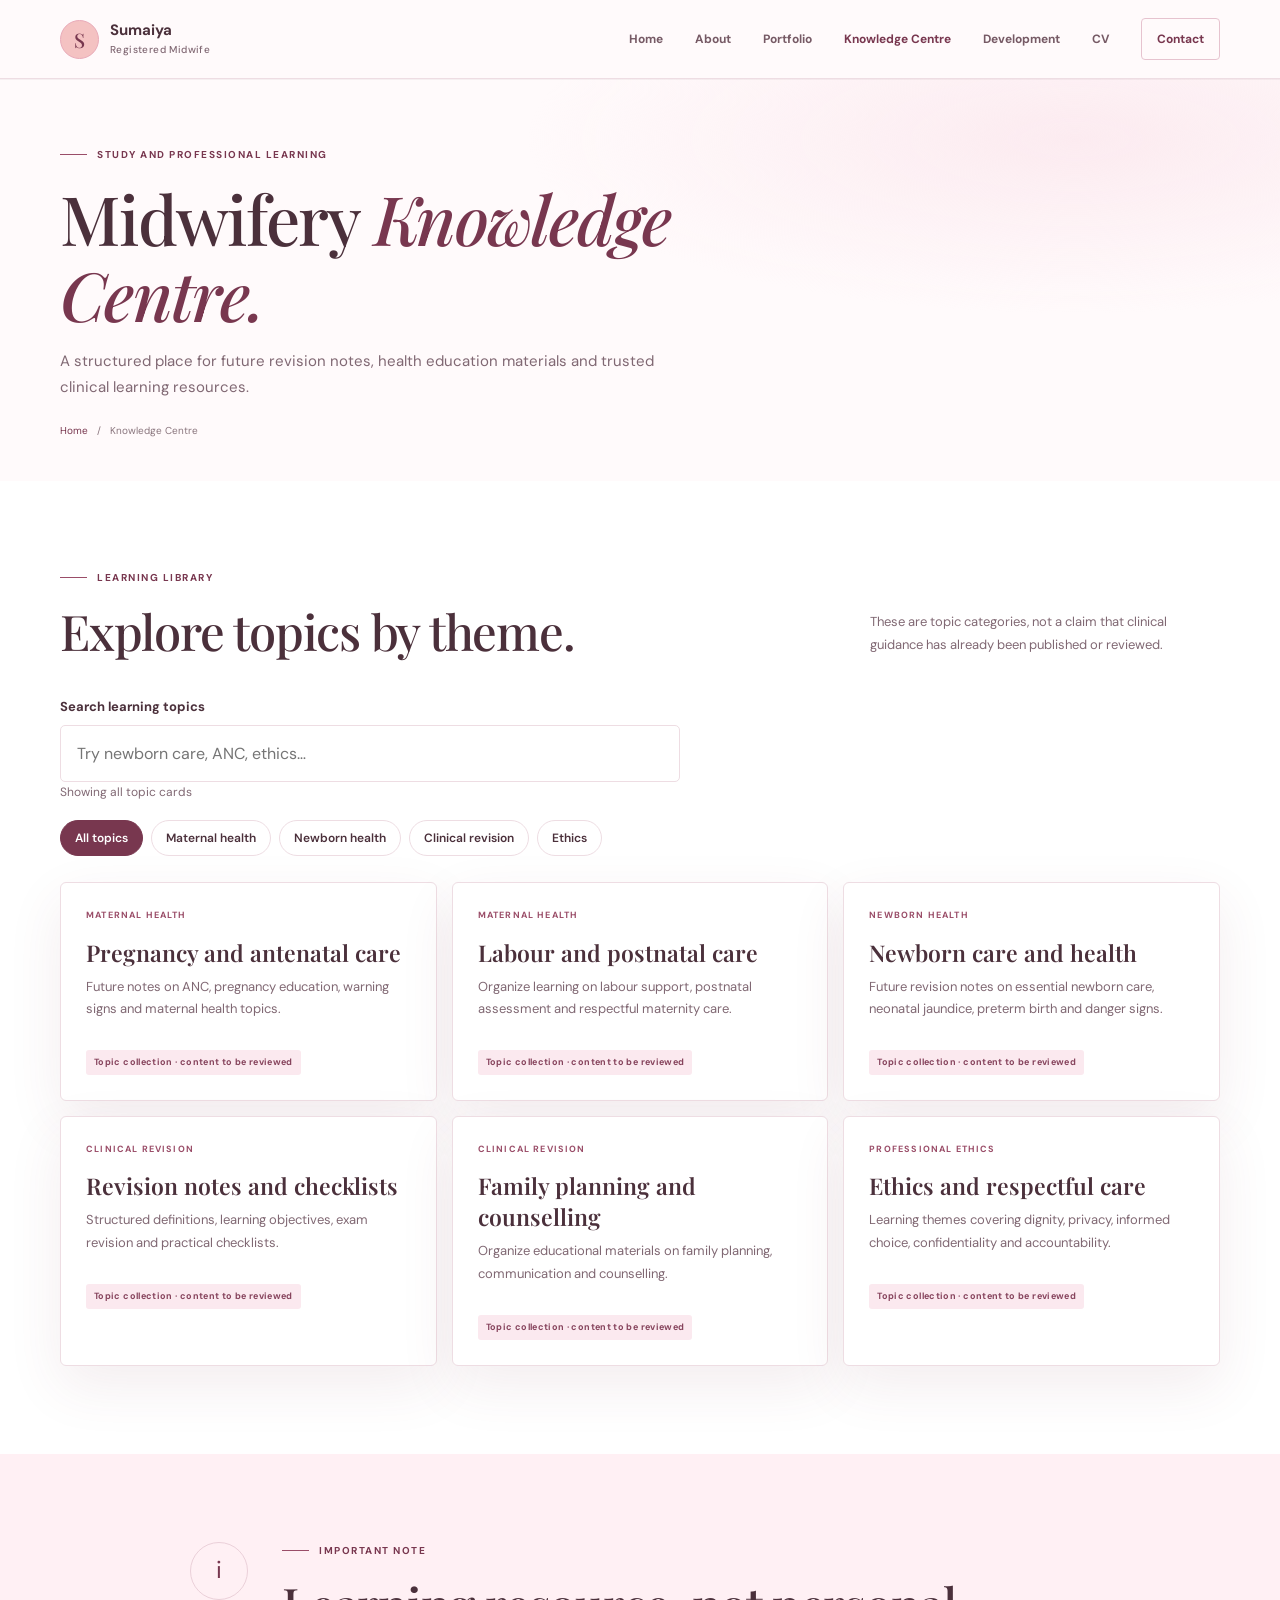
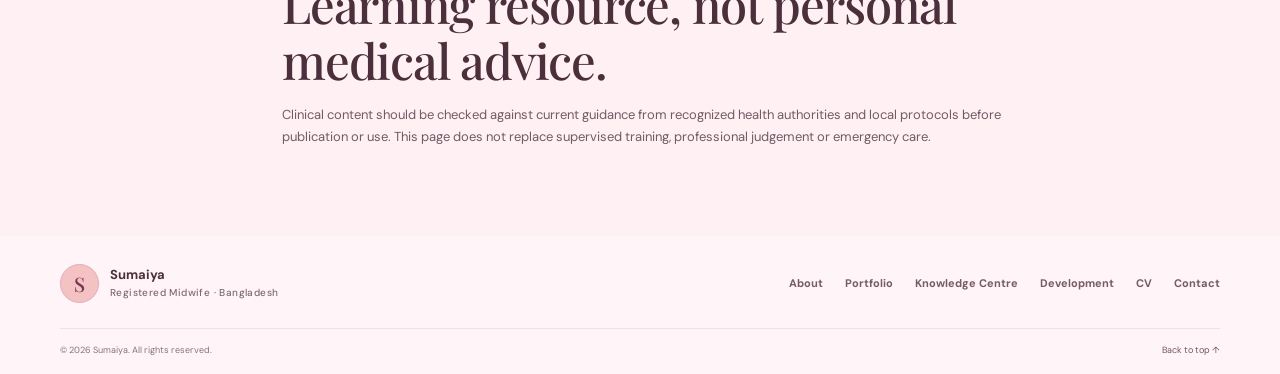
<file: learning.html>
<!doctype html>
<html lang="en"><head><meta charset="utf-8"><meta name="viewport" content="width=device-width, initial-scale=1"><meta name="theme-color" content="#F4C2C2"><meta name="description" content="Educational topics and study categories for maternal health, newborn care, clinical revision and professional ethics. For learning only; not personal medical advice."><meta property="og:type" content="website"><meta property="og:title" content="Midwifery Knowledge Centre | Sumaiya"><meta property="og:description" content="Educational topics and study categories for maternal health, newborn care, clinical revision and professional ethics. For learning only; not personal medical advice."><meta property="og:url" content="https://midwifesumaiya.github.io/learning.html"><meta name="twitter:card" content="summary"><meta name="robots" content="index,follow,max-image-preview:large"><link rel="canonical" href="https://midwifesumaiya.github.io/learning.html"><link rel="icon" href="/assets/images/favicon.svg" type="image/svg+xml"><link rel="stylesheet" href="/assets/css/base.css"><link rel="stylesheet" href="/assets/css/hero.css"><link rel="stylesheet" href="/assets/css/sections.css"><link rel="stylesheet" href="/assets/css/responsive.css"><link rel="stylesheet" href="/assets/css/baby-pink-theme.css?v=20261030"><link rel="preconnect" href="https://fonts.googleapis.com"><link rel="preconnect" href="https://fonts.gstatic.com" crossorigin><link href="https://fonts.googleapis.com/css2?family=DM+Sans:wght@400;500;600;700&family=Playfair+Display:wght@500;600;700&display=swap" rel="stylesheet"><title>Midwifery Knowledge Centre | Sumaiya</title></head><body><a class="skip-link" href="#main">Skip to content</a><header class="site-header"><div class="container header-inner"><a class="brand" href="/" aria-label="Sumaiya home"><span class="brand-mark" aria-hidden="true">S</span><span>Sumaiya<span class="brand-sub">Registered Midwife</span></span></a><button class="menu-toggle" type="button" aria-label="Open navigation" aria-expanded="false" aria-controls="primary-navigation"><span aria-hidden="true"></span></button><nav class="primary-nav" id="primary-navigation" aria-label="Main navigation"><a href="/">Home</a><a href="/about.html">About</a><a href="/portfolio.html">Portfolio</a><a href="/learning.html" class="active" aria-current="page">Knowledge Centre</a><a href="/development.html">Development</a><a href="/cv.html">CV</a><a class="nav-contact" href="/#contact">Contact</a></nav></div></header><main id="main"><section class="page-hero"><div class="container page-hero-inner"><p class="eyebrow"><span class="eyebrow-line"></span> Study and professional learning</p><h1 class="page-title">Midwifery <em>Knowledge Centre.</em></h1><p class="page-lead">A structured place for future revision notes, health education materials and trusted clinical learning resources.</p><div class="breadcrumbs"><a href="/">Home</a><span aria-hidden="true">/</span><span>Knowledge Centre</span></div></div></section>
<section class="section section-white"><div class="container"><div class="section-heading-row"><div><p class="eyebrow"><span class="eyebrow-line"></span> Learning library</p><h2 class="section-title">Explore topics by theme.</h2></div><p class="section-summary">These are topic categories, not a claim that clinical guidance has already been published or reviewed.</p></div><label class="resource-search-label" for="resource-search">Search learning topics</label><input id="resource-search" class="resource-search" type="search" placeholder="Try newborn care, ANC, ethics…" aria-describedby="resource-count"><p id="resource-count" class="resource-count" aria-live="polite">Showing all topic cards</p><div class="filter-row" role="group" aria-label="Filter learning categories"><button class="filter-chip is-active" type="button" data-filter="all" aria-pressed="true">All topics</button><button class="filter-chip" type="button" data-filter="maternal" aria-pressed="false">Maternal health</button><button class="filter-chip" type="button" data-filter="newborn" aria-pressed="false">Newborn health</button><button class="filter-chip" type="button" data-filter="clinical" aria-pressed="false">Clinical revision</button><button class="filter-chip" type="button" data-filter="ethics" aria-pressed="false">Ethics</button></div><div class="card-grid three learning-grid">
<article class="learning-card" data-category="maternal" data-search="antenatal care ANC pregnancy warning signs hypertensive disorders gestational diabetes"><span class="portfolio-type">MATERNAL HEALTH</span><h3>Pregnancy and antenatal care</h3><p>Future notes on ANC, pregnancy education, warning signs and maternal health topics.</p><span class="coming-label">Topic collection · content to be reviewed</span></article>
<article class="learning-card" data-category="maternal" data-search="labour childbirth respectful maternity care postpartum postnatal PNC"><span class="portfolio-type">MATERNAL HEALTH</span><h3>Labour and postnatal care</h3><p>Organize learning on labour support, postnatal assessment and respectful maternity care.</p><span class="coming-label">Topic collection · content to be reviewed</span></article>
<article class="learning-card" data-category="newborn" data-search="newborn essential newborn care neonatal jaundice preterm low birth weight danger signs"><span class="portfolio-type">NEWBORN HEALTH</span><h3>Newborn care and health</h3><p>Future revision notes on essential newborn care, neonatal jaundice, preterm birth and danger signs.</p><span class="coming-label">Topic collection · content to be reviewed</span></article>
<article class="learning-card" data-category="clinical" data-search="clinical skills checklists exam revision definitions assessment learning objectives"><span class="portfolio-type">CLINICAL REVISION</span><h3>Revision notes and checklists</h3><p>Structured definitions, learning objectives, exam revision and practical checklists.</p><span class="coming-label">Topic collection · content to be reviewed</span></article>
<article class="learning-card" data-category="clinical" data-search="family planning counselling contraception reproductive health education"><span class="portfolio-type">CLINICAL REVISION</span><h3>Family planning and counselling</h3><p>Organize educational materials on family planning, communication and counselling.</p><span class="coming-label">Topic collection · content to be reviewed</span></article>
<article class="learning-card" data-category="ethics" data-search="ethics confidentiality informed choice dignity consent teamwork professional boundaries"><span class="portfolio-type">PROFESSIONAL ETHICS</span><h3>Ethics and respectful care</h3><p>Learning themes covering dignity, privacy, informed choice, confidentiality and accountability.</p><span class="coming-label">Topic collection · content to be reviewed</span></article>
</div><p class="learning-empty" id="learning-empty" hidden>No topics match this search. Try a different word or category.</p></div></section><section class="section section-sage"><div class="container privacy-panel"><div class="privacy-icon" aria-hidden="true">i</div><div><p class="eyebrow"><span class="eyebrow-line"></span> Important note</p><h2 class="section-title">Learning resource, not personal medical advice.</h2><p>Clinical content should be checked against current guidance from recognized health authorities and local protocols before publication or use. This page does not replace supervised training, professional judgement or emergency care.</p></div></div></section></main><footer class="site-footer"><div class="container footer-top"><a class="brand brand-footer" href="/"><span class="brand-mark" aria-hidden="true">S</span><span>Sumaiya<span class="brand-sub">Registered Midwife · Bangladesh</span></span></a><nav class="footer-nav" aria-label="Footer navigation"><a href="/about.html">About</a><a href="/portfolio.html">Portfolio</a><a href="/learning.html">Knowledge Centre</a><a href="/development.html">Development</a><a href="/cv.html">CV</a><a href="/#contact">Contact</a></nav></div><div class="container footer-bottom"><span>© <span data-current-year>2026</span> Sumaiya. All rights reserved.</span><a href="#main">Back to top ↑</a></div></footer><script src="/assets/js/main.js" defer></script></body></html>
</file>
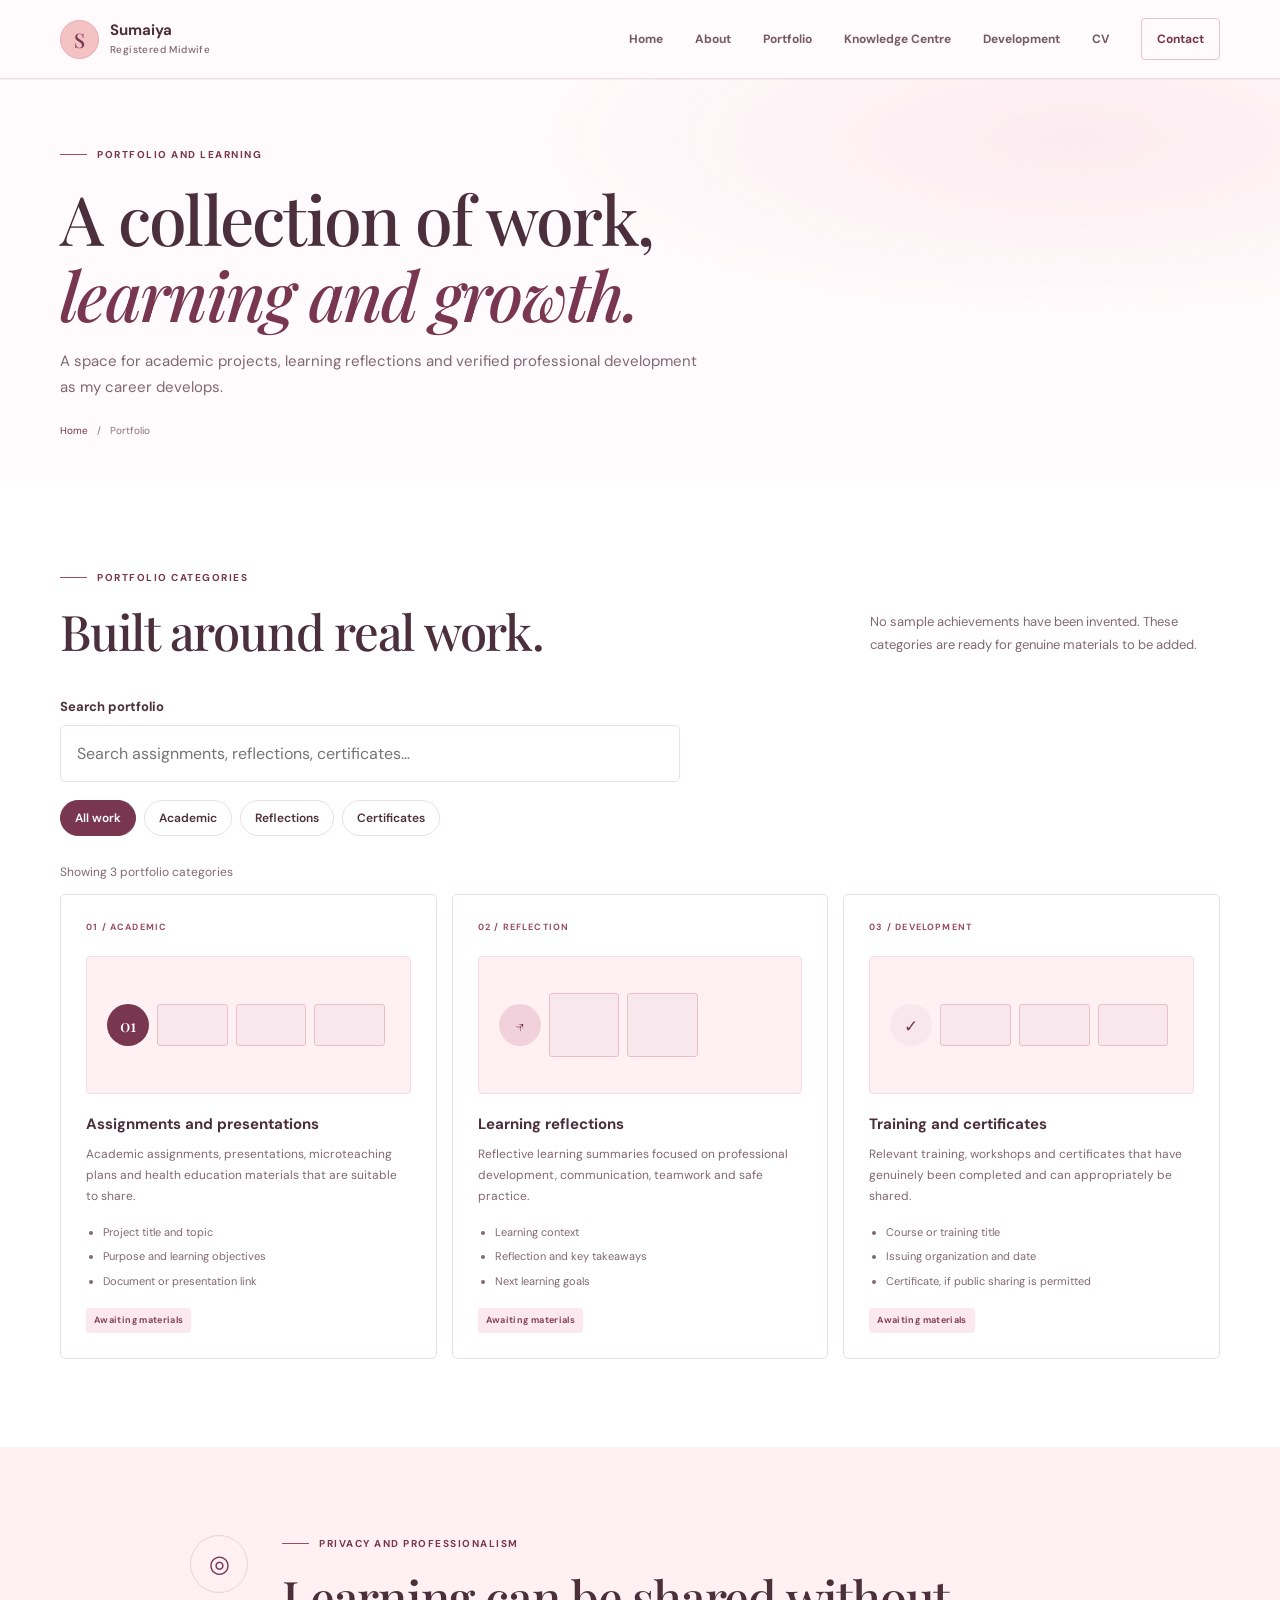
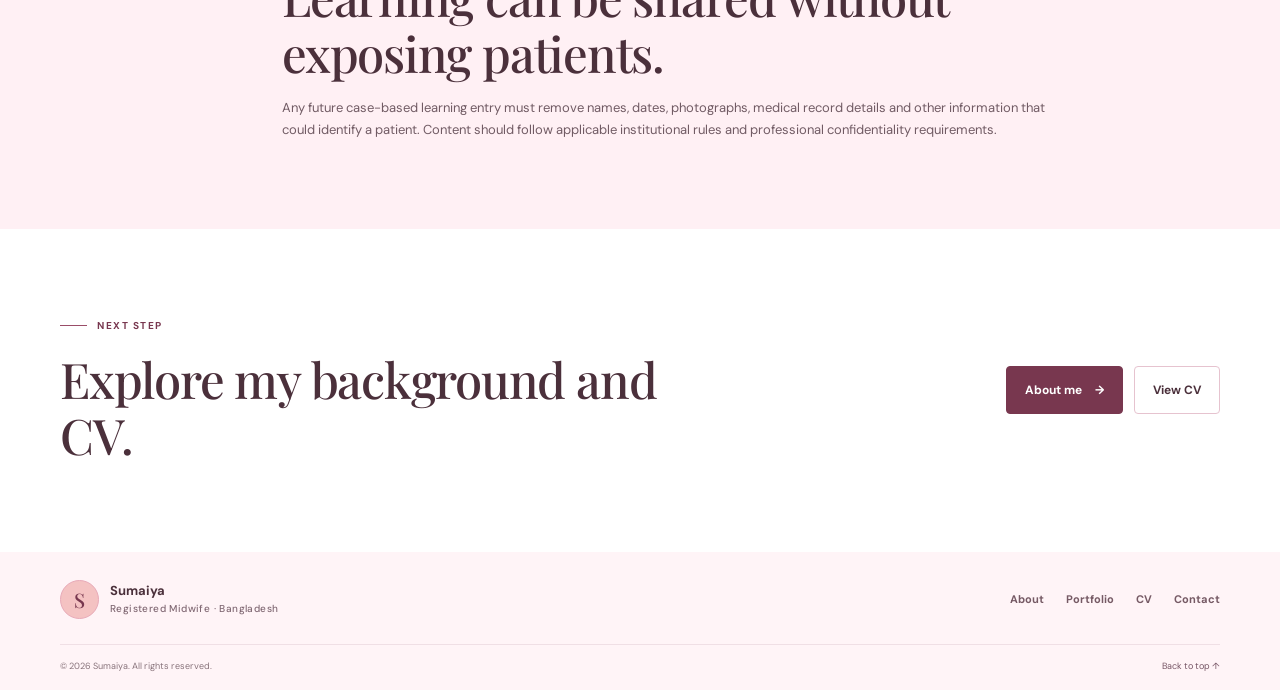
<file: portfolio.html>
<!doctype html>
<html lang="en">
<head>
  <meta charset="utf-8"><meta name="viewport" content="width=device-width, initial-scale=1"><meta name="theme-color" content="#F4C2C2">
  <meta name="description" content="Academic work, learning reflections and professional development portfolio of Sumaiya, a Registered Midwife in Bangladesh.">
  <meta property="og:type" content="website"><meta property="og:title" content="Portfolio | Sumaiya, Registered Midwife"><meta property="og:description" content="A growing collection of academic work and professional learning."><meta property="og:url" content="https://midwifesumaiya.github.io/portfolio.html">
  <meta name="twitter:card" content="summary">
  <meta name="robots" content="index,follow,max-image-preview:large">
  <link rel="canonical" href="https://midwifesumaiya.github.io/portfolio.html"><link rel="icon" href="/assets/images/favicon.svg" type="image/svg+xml"><link rel="stylesheet" href="/assets/css/base.css"><link rel="stylesheet" href="/assets/css/hero.css"><link rel="stylesheet" href="/assets/css/sections.css"><link rel="stylesheet" href="/assets/css/responsive.css"><link rel="stylesheet" href="/assets/css/baby-pink-theme.css?v=20261030"><link rel="preconnect" href="https://fonts.googleapis.com"><link rel="preconnect" href="https://fonts.gstatic.com" crossorigin><link href="https://fonts.googleapis.com/css2?family=DM+Sans:wght@400;500;600;700&family=Playfair+Display:wght@500;600;700&display=swap" rel="stylesheet">
  <title>Portfolio | Sumaiya, Registered Midwife</title>
</head>
<body><a class="skip-link" href="#main">Skip to content</a><header class="site-header"><div class="container header-inner"><a class="brand" href="/" aria-label="Sumaiya home"><span class="brand-mark" aria-hidden="true">S</span><span>Sumaiya<span class="brand-sub">Registered Midwife</span></span></a><button class="menu-toggle" type="button" aria-label="Open navigation" aria-expanded="false" aria-controls="primary-navigation"><span aria-hidden="true"></span></button><nav class="primary-nav" id="primary-navigation" aria-label="Main navigation"><a href="/">Home</a><a href="/about.html">About</a><a href="/portfolio.html">Portfolio</a><a href="/learning.html">Knowledge Centre</a><a href="/development.html">Development</a><a href="/cv.html">CV</a><a class="nav-contact" href="/#contact">Contact</a></nav></div></header>
<main id="main"><section class="page-hero"><div class="container page-hero-inner"><p class="eyebrow"><span class="eyebrow-line"></span> Portfolio and learning</p><h1 class="page-title">A collection of work, <em>learning and growth.</em></h1><p class="page-lead">A space for academic projects, learning reflections and verified professional development as my career develops.</p><div class="breadcrumbs"><a href="/">Home</a><span aria-hidden="true">/</span><span>Portfolio</span></div></div></section>
<section class="section section-white"><div class="container"><div class="section-heading-row"><div><p class="eyebrow"><span class="eyebrow-line"></span> Portfolio categories</p><h2 class="section-title">Built around real work.</h2></div><p class="section-summary">No sample achievements have been invented. These categories are ready for genuine materials to be added.</p></div><label class="resource-search-label" for="portfolio-search">Search portfolio</label><input id="portfolio-search" class="resource-search" type="search" placeholder="Search assignments, reflections, certificates…"><div class="filter-row" role="group" aria-label="Filter portfolio categories"><button class="filter-chip is-active" type="button" data-portfolio-filter="all" aria-pressed="true">All work</button><button class="filter-chip" type="button" data-portfolio-filter="academic" aria-pressed="false">Academic</button><button class="filter-chip" type="button" data-portfolio-filter="reflection" aria-pressed="false">Reflections</button><button class="filter-chip" type="button" data-portfolio-filter="development" aria-pressed="false">Certificates</button></div><p id="portfolio-count" class="resource-count" aria-live="polite">Showing all categories</p><div class="card-grid three portfolio-detail-grid">
<article class="portfolio-detail-card" data-portfolio-category="academic"><span class="portfolio-type">01 / ACADEMIC</span><div class="detail-illustration illustration-one" aria-hidden="true"><span>01</span><i></i><i></i><i></i></div><h3>Assignments and presentations</h3><p>Academic assignments, presentations, microteaching plans and health education materials that are suitable to share.</p><ul class="detail-list"><li>Project title and topic</li><li>Purpose and learning objectives</li><li>Document or presentation link</li></ul><span class="coming-label">Awaiting materials</span></article>
<article class="portfolio-detail-card" data-portfolio-category="reflection"><span class="portfolio-type">02 / REFLECTION</span><div class="detail-illustration illustration-two" aria-hidden="true"><span>↗</span><i></i><i></i></div><h3>Learning reflections</h3><p>Reflective learning summaries focused on professional development, communication, teamwork and safe practice.</p><ul class="detail-list"><li>Learning context</li><li>Reflection and key takeaways</li><li>Next learning goals</li></ul><span class="coming-label">Awaiting materials</span></article>
<article class="portfolio-detail-card" data-portfolio-category="development"><span class="portfolio-type">03 / DEVELOPMENT</span><div class="detail-illustration illustration-three" aria-hidden="true"><span>✓</span><i></i><i></i><i></i></div><h3>Training and certificates</h3><p>Relevant training, workshops and certificates that have genuinely been completed and can appropriately be shared.</p><ul class="detail-list"><li>Course or training title</li><li>Issuing organization and date</li><li>Certificate, if public sharing is permitted</li></ul><span class="coming-label">Awaiting materials</span></article>
</div></div></section>
<section class="section section-sage"><div class="container privacy-panel"><div class="privacy-icon" aria-hidden="true">◎</div><div><p class="eyebrow"><span class="eyebrow-line"></span> Privacy and professionalism</p><h2 class="section-title">Learning can be shared without exposing patients.</h2><p>Any future case-based learning entry must remove names, dates, photographs, medical record details and other information that could identify a patient. Content should follow applicable institutional rules and professional confidentiality requirements.</p></div></div></section>
<section class="section section-white"><div class="container contact-strip"><div><p class="eyebrow"><span class="eyebrow-line"></span> Next step</p><h2 class="section-title">Explore my background and CV.</h2></div><div class="button-row"><a class="button button-primary" href="/about.html">About me <span aria-hidden="true">→</span></a><a class="button button-secondary" href="/cv.html">View CV</a></div></div></section><script>
(function(){const cards=[...document.querySelectorAll("[data-portfolio-category]")],search=document.getElementById("portfolio-search"),buttons=[...document.querySelectorAll("[data-portfolio-filter]")],count=document.getElementById("portfolio-count");let category="all";function apply(){let n=0;cards.forEach(c=>{const ok=(category==="all"||c.dataset.portfolioCategory===category)&&c.innerText.toLowerCase().includes(search.value.toLowerCase());c.hidden=!ok;if(ok)n++});count.textContent="Showing "+n+" portfolio categor"+(n===1?"y":"ies")}search.addEventListener("input",apply);buttons.forEach(b=>b.addEventListener("click",()=>{category=b.dataset.portfolioFilter;buttons.forEach(x=>{x.classList.toggle("is-active",x===b);x.setAttribute("aria-pressed",String(x===b))});apply()}));apply()})();
</script>
</main>
<footer class="site-footer"><div class="container footer-top"><a class="brand brand-footer" href="/"><span class="brand-mark" aria-hidden="true">S</span><span>Sumaiya<span class="brand-sub">Registered Midwife · Bangladesh</span></span></a><nav class="footer-nav" aria-label="Footer navigation"><a href="/about.html">About</a><a href="/portfolio.html">Portfolio</a><a href="/cv.html">CV</a><a href="/#contact">Contact</a></nav></div><div class="container footer-bottom"><span>© <span data-current-year>2026</span> Sumaiya. All rights reserved.</span><a href="#main">Back to top ↑</a></div></footer><script src="/assets/js/main.js" defer></script></body></html>
</file>
<file: assets/css/base.css>
@charset "UTF-8";
:root{color-scheme:light;--ink:#4B303B;--muted:#806873;--deep:#78374F;--deep-hover:#612A40;--sage:#F4C2C2;--sage-strong:#E8AAB8;--paper:#FFFAFB;--white:#fff;--line:#EEDDE3;--clay:#9A4D68;--serif:"Playfair Display",Georgia,serif;--sans:"DM Sans","Segoe UI",sans-serif;--content:1160px;--shadow:0 20px 55px rgb(87 45 62 / 9%)}
*,*::before,*::after{box-sizing:border-box}
html{scroll-behavior:smooth;scroll-padding-top:90px}
body{margin:0;background:var(--paper);color:var(--ink);font-family:var(--sans);font-size:16px;line-height:1.7;-webkit-font-smoothing:antialiased}
img,svg{display:block;max-width:100%}a{color:inherit}button,a{-webkit-tap-highlight-color:transparent}a:focus-visible,button:focus-visible{outline:3px solid var(--clay);outline-offset:4px}
.container{width:min(var(--content),calc(100% - 52px));margin-inline:auto}
.skip-link{position:absolute;z-index:100;top:10px;left:10px;padding:10px 14px;transform:translateY(-150%);border-radius:4px;background:var(--ink);color:white}.skip-link:focus{transform:translateY(0)}
.site-header{position:sticky;z-index:50;top:0;border-bottom:1px solid rgb(238 221 227 / 85%);background:rgb(255 250 251 / 94%);backdrop-filter:blur(14px)}
.header-inner{min-height:78px;display:flex;align-items:center;justify-content:space-between;gap:24px}
.brand{display:inline-flex;align-items:center;gap:11px;color:var(--ink);font-size:15px;font-weight:700;line-height:1.25;text-decoration:none}
.brand-mark{width:39px;height:39px;display:grid;place-items:center;flex:none;border:1px solid var(--sage-strong);border-radius:50%;background:var(--sage);color:var(--deep);font:500 20px var(--serif)}
.brand-sub{display:block;margin-top:4px;color:var(--muted);font-size:10px;font-weight:500;letter-spacing:.04em}
.primary-nav{display:flex;align-items:center;gap:clamp(17px,2.5vw,32px)}
.primary-nav a,.footer-nav a{color:#765A65;font-size:12px;font-weight:700;text-decoration:none;transition:color .18s ease}
.primary-nav a:hover,.primary-nav a.active,.footer-nav a:hover{color:var(--deep)}
.primary-nav .nav-contact{padding:10px 15px;border:1px solid #E6C3CF;border-radius:4px;color:var(--deep)}
.menu-toggle{display:none}

/* Baby Pink brand tokens: shared colours, typography and reusable surfaces. */
:root{--focus:#873D59;--surface-soft:#FFF0F4;--surface-pink:#FCEBF0}
a:focus-visible,button:focus-visible{outline-color:var(--focus)}
::selection{background:#F3CCD8;color:#3D2932}
</file>
<file: assets/css/hero.css>
/* Hero, navigation-adjacent and action styles. */
.hero{position:relative;overflow:hidden;padding:74px 0 24px;background:radial-gradient(ellipse at 82% 32%,#FCEBF0 0,transparent 34%),linear-gradient(112deg,#FFFAFB 40%,#FFF4F7 100%)}
.hero:before{position:absolute;right:-150px;bottom:-340px;width:650px;height:650px;border:1px solid rgb(139 63 90 / 8%);border-radius:50%;content:"";pointer-events:none}
.hero-grid{position:relative;z-index:1;display:grid;grid-template-columns:minmax(0,1.08fr) minmax(320px,.82fr);align-items:center;gap:64px}
.eyebrow{display:flex;align-items:center;gap:10px;margin:0 0 17px;color:var(--deep);font-size:10px;font-weight:700;letter-spacing:.15em;text-transform:uppercase}
.eyebrow-line{width:27px;height:1px;flex:none;background:var(--clay)}
h1,h2,h3,p{margin-top:0}
.hero h1,.page-title,.section-title,.intro-aside,.quote-inner blockquote{font-family:var(--serif);font-weight:500;letter-spacing:-.025em}
.hero h1{max-width:650px;margin-bottom:20px;font-size:clamp(48px,6.5vw,79px);line-height:1.06}
.hero h1 em,.page-title em{color:var(--deep);font-weight:500}
.hero-name{display:block;margin-top:19px;color:#775F68;font:600 13px/1.5 var(--sans);letter-spacing:.035em}
.lead{max-width:560px;margin-bottom:14px;color:#6C5A61;font-size:17px;line-height:1.8}
.hero-context{margin-bottom:27px;color:#765E67;font-size:11px;font-weight:700;letter-spacing:.055em}
.button-row{display:flex;flex-wrap:wrap;gap:11px}
.button{min-height:48px;display:inline-flex;align-items:center;justify-content:center;gap:13px;padding:12px 18px;border:1px solid transparent;border-radius:4px;font:700 12px var(--sans);text-decoration:none;transition:transform .18s ease,background-color .18s ease,border-color .18s ease}
.button:hover{transform:translateY(-2px)}.button-primary{background:var(--deep);color:white}.button-primary:hover{background:var(--deep-hover)}.button-secondary{border-color:#E6C3CF;background:rgb(255 255 255 / 68%);color:var(--ink)}.button-secondary:hover{border-color:var(--deep)}.button-light{background:var(--paper);color:var(--deep)}.button-light:hover{background:white}
.hero-note{display:flex;align-items:center;gap:9px;margin-top:25px;color:#765E67;font-size:11px}.status-dot{width:7px;height:7px;border-radius:50%;background:#B66C86;box-shadow:0 0 0 4px rgb(182 108 134 / 12%)}
.hero-art{position:relative;min-height:465px;display:grid;place-items:center}
.art-orbit{position:absolute;border:1px solid rgb(139 63 90 / 14%);border-radius:50%}.orbit-one{width:390px;height:390px}.orbit-two{width:455px;height:455px;border-style:dashed;border-color:rgb(139 63 90 / 10%)}
.art-arch{position:relative;z-index:1;width:min(78%,320px);height:390px;padding:12px;border-radius:180px 180px 8px 8px;background:linear-gradient(155deg,#F5DDE5,#EFC9D6);box-shadow:var(--shadow)}
.art-inner{width:100%;height:100%;display:flex;flex-direction:column;align-items:center;justify-content:center;gap:12px;border:1px solid rgb(139 63 90 / 20%);border-radius:170px 170px 3px 3px;background:linear-gradient(160deg,rgb(255 255 255 / 38%),rgb(226 237 227 / 48%))}
.art-initial{width:145px;height:145px;display:grid;place-items:center;border:1px solid rgb(139 63 90 / 22%);border-radius:50%;background:rgb(255 250 251 / 55%);color:var(--deep);font:500 76px var(--serif)}
.art-caption{color:#795063;font-size:8px;font-weight:700;letter-spacing:.19em}
.art-stamp{position:absolute;z-index:2;right:1%;bottom:48px;width:105px;height:105px;display:flex;flex-direction:column;align-items:center;justify-content:center;gap:1px;border:1px solid #E6BDCA;border-radius:50%;background:var(--paper);color:var(--deep);box-shadow:0 12px 25px rgb(87 45 62 / 8%);transform:rotate(9deg)}
.stamp-top,.stamp-bottom{font-size:7px;font-weight:700;letter-spacing:.12em}.stamp-mid{font:500 31px var(--serif)}.art-leaf{position:absolute;color:#A24B68;font-size:27px}.leaf-one{top:46px;left:10%}.leaf-two{right:4%;top:104px;font-size:18px}
.hero-bottom{display:flex;justify-content:space-between;gap:15px;margin-top:22px;padding:17px 0 0;border-top:1px solid #F0DFE5;color:#89757D;font-size:9px;font-weight:700;letter-spacing:.1em;text-transform:uppercase}
</file>
<file: assets/css/sections.css>
/* Reusable sections, cards, content pages and CV components. */
.section{padding:88px 0}.section-white{background:var(--white)}.section-sage{background:#FFF0F4}
.split-grid{display:grid;grid-template-columns:.82fr 1.18fr;align-items:start;gap:78px}
.section-title{margin-bottom:15px;font-size:clamp(34px,4vw,49px);line-height:1.15}
.intro-aside{max-width:330px;margin:25px 0 0;color:var(--deep);font-size:21px;line-height:1.5}
.prose{max-width:660px;color:#6F5A63;font-size:14px}.prose p{margin-bottom:17px}.prose p:last-of-type{margin-bottom:22px}
.text-link{display:inline-flex;align-items:center;gap:12px;color:var(--deep);font-size:12px;font-weight:700;text-decoration:none}.text-link:hover{text-decoration:underline;text-underline-offset:4px}
.section-heading-row{display:flex;align-items:end;justify-content:space-between;gap:35px;margin-bottom:36px}.section-heading-row .section-title{margin-bottom:0}.section-summary{max-width:350px;margin:0 0 4px;color:var(--muted);font-size:13px}
.card-grid{display:grid;gap:15px}.card-grid.three{grid-template-columns:repeat(3,minmax(0,1fr))}.card-grid.two{grid-template-columns:repeat(2,minmax(0,1fr))}
.service-card,.portfolio-card,.portfolio-detail-card{position:relative;min-width:0;padding:24px;border:1px solid #EDD8E0;border-radius:5px;background:var(--white);transition:transform .18s ease,box-shadow .18s ease,border-color .18s ease}
.service-card:hover,.portfolio-card:hover,.portfolio-detail-card:hover{transform:translateY(-3px);border-color:#D9AAB9;box-shadow:0 12px 30px rgb(87 45 62 / 6%)}
.card-number,.portfolio-type{display:block;color:var(--clay);font-size:9px;font-weight:700;letter-spacing:.13em}
.line-icon{width:40px;height:40px;display:grid;place-items:center;margin:22px 0 19px;border:1px solid #EEDDE3;border-radius:50%;color:var(--deep);font-size:20px}
.service-card h3,.portfolio-card h3,.portfolio-detail-card h3{margin-bottom:9px;font-size:15px;line-height:1.4}.service-card p,.portfolio-card p,.portfolio-detail-card p{margin-bottom:0;color:var(--muted);font-size:12px;line-height:1.75}
.section-footnote{margin:20px 0 0;color:#7A626B;font-size:10px}
.values-layout{display:grid;grid-template-columns:.8fr 1.2fr;gap:78px}.values-list{border-top:1px solid var(--line)}.values-list article{display:grid;grid-template-columns:36px 1fr;gap:16px;padding:20px 0;border-bottom:1px solid var(--line)}.values-list article>span{padding-top:3px;color:var(--clay);font-size:10px;font-weight:700}.values-list h3{margin-bottom:5px;font-size:14px}.values-list p{margin:0;color:var(--muted);font-size:12px}
.quote-band{padding:76px 0;background:var(--deep);color:white}.quote-inner{max-width:920px;text-align:center}.quote-inner .eyebrow{justify-content:center;color:#F4DDE5}.quote-inner .eyebrow-line{background:#D6A0B1}.quote-inner blockquote{margin:0 auto 20px;font-size:clamp(30px,4.4vw,48px);line-height:1.34}.quote-credit{margin:0;color:#F4DDE5;font-size:11px}
.credential-grid{display:grid;grid-template-columns:repeat(2,minmax(0,1fr));gap:15px}.credential-card{padding:29px;border:1px solid var(--line);border-radius:5px;background:var(--paper)}.credential-dark{border-color:var(--deep);background:var(--deep);color:white}.credential-label{display:block;margin-bottom:23px;color:var(--clay);font-size:9px;font-weight:700;letter-spacing:.15em}.credential-dark .credential-label{color:#EED0DA}.credential-card h3{margin-bottom:7px;font:500 24px var(--serif)}.credential-card p{margin-bottom:16px;color:var(--muted);font-size:12px}.credential-dark p{color:#F5E4E9}.credential-note{display:block;color:#88737B;font-size:10px}.credential-dark .credential-note{color:#F4DDE5}
.portfolio-card{padding:25px;background:#fff}.portfolio-symbol{width:62px;height:62px;display:grid;place-items:center;margin:20px 0 20px;border:1px solid #EBD0D9;border-radius:50%;background:#FFF3F6;color:var(--deep);font-size:25px}.coming-label{display:inline-flex;margin-top:17px;padding:5px 8px;border-radius:3px;background:#FBE9EF;color:#86435C;font-size:9px;font-weight:700;letter-spacing:.04em}
.contact-panel{display:grid;grid-template-columns:1.1fr .9fr;gap:70px;padding:47px;border-radius:7px;background:var(--deep);color:white}.contact-copy .eyebrow{color:#F4DDE5}.contact-copy .eyebrow-line{background:#D6A0B1}.contact-copy .section-title{max-width:520px;color:white}.contact-copy>p:not(.eyebrow){max-width:470px;margin-bottom:23px;color:#F5E0E7;font-size:13px}.contact-details{display:flex;flex-direction:column;align-items:flex-start;gap:4px;padding:7px 0 7px 27px;border-left:1px solid rgb(255 255 255 / 22%)}.detail-label{margin-top:12px;color:#EED0DA;font-size:9px;font-weight:700;letter-spacing:.13em}.detail-label:first-child{margin-top:0}.contact-details a{color:white;font-size:12px;text-decoration:none;overflow-wrap:anywhere}.contact-details a:hover{text-decoration:underline}.contact-details p{margin:0;color:#F5E4E9;font-size:12px}
.site-footer{padding:28px 0 16px;background:#FFF4F7}.footer-top{display:flex;align-items:center;justify-content:space-between;gap:24px;padding-bottom:25px}.brand-footer{font-size:13px}.footer-nav{display:flex;flex-wrap:wrap;gap:22px}.footer-nav a{font-size:11px}.footer-bottom{display:flex;align-items:center;justify-content:space-between;gap:15px;padding-top:14px;border-top:1px solid #F0DFE5;color:#88737B;font-size:9px}.footer-bottom a{color:#765565;text-decoration:none}
.page-hero{padding:67px 0 42px;background:radial-gradient(ellipse at 84% 15%,#FCEBF0 0,transparent 36%),var(--paper)}.page-hero-inner{max-width:var(--content)}.page-title{max-width:820px;margin:0 0 17px;font-size:clamp(43px,6vw,68px);line-height:1.12}.page-lead{max-width:640px;margin-bottom:22px;color:var(--muted);font-size:15px}.breadcrumbs{display:flex;align-items:center;gap:9px;color:#89757D;font-size:10px}.breadcrumbs a{color:var(--deep);text-decoration:none}.print-button{margin-top:25px}
.contact-strip{display:flex;align-items:center;justify-content:space-between;gap:35px}.contact-strip .section-title{max-width:650px;margin-bottom:0}.contact-strip .section-summary{margin-top:12px}
.portfolio-detail-grid{align-items:stretch}.portfolio-detail-card{padding:25px}.detail-illustration{height:138px;display:flex;align-items:center;gap:8px;margin:20px 0;padding:20px;border:1px solid #F1DDE4;border-radius:4px;background:#FFF0F4}.detail-illustration span{width:42px;height:42px;display:grid;place-items:center;flex:none;border-radius:50%;background:var(--deep);color:white;font:500 17px var(--serif)}.detail-illustration i{display:block;width:25%;height:42px;border:1px solid #E8BFCB;border-radius:3px;background:#F8E7ED}.illustration-two span{background:#F1D2DC;color:var(--deep)}.illustration-two i{height:64px}.illustration-three span{background:#F8E7ED;color:var(--deep)}.detail-list{display:grid;gap:6px;margin:16px 0 0;padding-left:17px;color:#806873;font-size:11px}.privacy-panel{display:grid;grid-template-columns:65px 1fr;gap:27px;align-items:start;max-width:900px}.privacy-icon{width:58px;height:58px;display:grid;place-items:center;border:1px solid #EAC8D3;border-radius:50%;color:var(--deep);font-size:24px}.privacy-panel .section-title{max-width:700px}.privacy-panel p:last-child{max-width:770px;margin-bottom:0;color:#715B64;font-size:13px}
.cv-section{padding-top:55px}.cv-sheet{max-width:980px;padding:clamp(25px,5vw,60px);border:1px solid var(--line);background:white;box-shadow:0 10px 40px rgb(87 45 62 / 4%)}.cv-header{display:flex;align-items:start;justify-content:space-between;gap:25px;padding-bottom:29px;border-bottom:2px solid var(--deep)}.cv-header .eyebrow{margin-bottom:10px}.cv-name{margin-bottom:4px;font:500 clamp(38px,5vw,52px)/1.1 var(--serif);letter-spacing:-.03em}.cv-role{margin:0;color:var(--deep);font-size:12px;font-weight:700}.cv-contact{display:flex;flex-direction:column;align-items:flex-end;gap:5px;padding-top:10px;color:var(--muted);font-size:10px;text-align:right}.cv-contact a{color:var(--deep);text-decoration:none;overflow-wrap:anywhere}.cv-summary{padding:25px 0;border-bottom:1px solid var(--line)}.cv-summary h2,.cv-block h2{margin-bottom:12px;color:var(--deep);font-size:11px;font-weight:700;letter-spacing:.12em;text-transform:uppercase}.cv-summary p{max-width:790px;margin:0;color:#6F5A63;font-size:12px}.cv-columns{display:grid;grid-template-columns:1.15fr .85fr;gap:42px;padding-top:27px}.cv-block{margin-bottom:29px}.cv-entry{padding-left:15px;border-left:2px solid #EBD0D9}.cv-entry h3{margin-bottom:5px;font-size:14px}.cv-entry p{margin-bottom:7px;color:#705A64;font-size:11px}.cv-meta{font-weight:700}.cv-bullets{display:grid;gap:8px;margin:0;padding-left:17px;color:#705A64;font-size:11px}.tag-list{display:flex;flex-wrap:wrap;gap:7px;margin:0;padding:0;list-style:none}.tag-list li{padding:6px 8px;border:1px solid var(--line);border-radius:3px;color:#765565;font-size:10px}.cv-disclaimer{margin-top:14px;color:#88737B;font-size:10px}.cv-block>p{margin-bottom:0;color:#705A64;font-size:11px}.cv-footer-note{display:flex;justify-content:space-between;gap:18px;margin-top:15px;padding-top:15px;border-top:1px solid var(--line);color:#88737B;font-size:9px}

/* CV language proficiency layout */
.cv-language{display:grid;gap:5px;color:#705A64;font-size:11px}.cv-language strong{color:var(--ink);font-size:12px}
@media print{.cv-language{font-size:8.5pt}}

/* Knowledge centre, search filters and development planner */
.resource-search-label{display:block;margin:0 0 7px;font-size:13px;font-weight:700}.resource-search{width:100%;max-width:620px;padding:14px 16px;border:1px solid var(--line);border-radius:5px;background:white;color:var(--ink);font:inherit}.resource-search:focus-visible{outline:3px solid var(--focus);outline-offset:2px}.resource-count{font-size:12px;color:var(--muted)}.filter-row{display:flex;flex-wrap:wrap;gap:8px;margin:18px 0 26px}.filter-chip{border:1px solid var(--line);border-radius:99px;background:white;padding:9px 14px;color:var(--ink);font:600 12px var(--sans);cursor:pointer}.filter-chip:hover,.filter-chip.is-active{background:var(--deep);border-color:var(--deep);color:white}.learning-card,.development-card{padding:25px;border:1px solid var(--line);border-radius:6px;background:white;box-shadow:var(--shadow)}.learning-card h3,.development-card h3{margin:13px 0 8px;font:600 23px var(--serif)}.learning-card p,.development-card p{color:var(--muted);font-size:13px}.learning-empty{padding:25px;border:1px dashed var(--line);border-radius:5px;color:var(--muted)}.development-grid{display:grid;grid-template-columns:repeat(3,minmax(0,1fr));gap:16px}.development-check{display:flex;align-items:flex-start;gap:10px;padding:12px 0;border-bottom:1px solid #F2E5E9;font-size:13px;cursor:pointer}.development-check input{margin-top:5px;accent-color:var(--deep)}.progress-panel{display:flex;justify-content:space-between;align-items:center;gap:16px;margin-top:22px;padding:20px;border-radius:5px;background:var(--surface-soft)}.progress-panel h3{margin:0;font:600 20px var(--serif)}.progress-panel p{margin:4px 0 0;color:var(--muted);font-size:13px}@media(max-width:760px){.development-grid{grid-template-columns:1fr}.progress-panel{align-items:flex-start;flex-direction:column}.filter-row{gap:6px}.filter-chip{padding:8px 11px}}
</file>
<file: assets/css/responsive.css>
/* Responsive, reduced-motion and print behaviour. */
@media(max-width:960px){.hero-grid{gap:32px}.hero-art{min-height:420px}.orbit-one{width:330px;height:330px}.orbit-two{width:385px;height:385px}.art-arch{height:345px}.split-grid,.values-layout{gap:48px}.contact-panel{gap:42px}.card-grid.three{gap:11px}.service-card,.portfolio-card{padding:20px}}
@media(max-width:760px){html{scroll-padding-top:72px}.container{width:min(100% - 36px,var(--content))}.header-inner{min-height:68px}.menu-toggle{width:42px;height:42px;display:grid;place-items:center;border:1px solid var(--line);border-radius:4px;background:white;color:var(--ink);cursor:pointer}.menu-toggle span,.menu-toggle span:before,.menu-toggle span:after{width:17px;height:1.5px;display:block;background:currentColor;content:"";transition:transform .16s ease}.menu-toggle span{position:relative}.menu-toggle span:before{position:absolute;top:-5px}.menu-toggle span:after{position:absolute;top:5px}.menu-toggle[aria-expanded=true] span{background:transparent}.menu-toggle[aria-expanded=true] span:before{top:0;transform:rotate(45deg)}.menu-toggle[aria-expanded=true] span:after{top:0;transform:rotate(-45deg)}.primary-nav{position:absolute;top:calc(100% + 1px);right:0;left:0;display:none;align-items:stretch;gap:0;padding:7px 20px 15px;border-bottom:1px solid var(--line);background:var(--paper);box-shadow:0 15px 25px rgb(87 45 62 / 7%)}.primary-nav.is-open{display:flex;flex-direction:column}.primary-nav a{padding:11px 3px;border-bottom:1px solid #F5E6EB;font-size:13px}.primary-nav .nav-contact{margin-top:9px;padding:11px;border:1px solid #E6C3CF;text-align:center}.hero{padding:48px 0 20px}.hero-grid{grid-template-columns:1fr;gap:20px}.hero h1{max-width:600px;font-size:clamp(45px,12vw,66px)}.lead{font-size:15px}.hero-art{min-height:340px;margin-top:6px}.orbit-one{width:285px;height:285px}.orbit-two{width:330px;height:330px}.art-arch{width:235px;height:300px}.art-initial{width:115px;height:115px;font-size:61px}.art-stamp{right:calc(50% - 155px);bottom:25px;width:88px;height:88px}.stamp-mid{font-size:25px}.art-leaf{left:calc(50% - 150px)}.leaf-two{right:calc(50% - 158px);left:auto}.hero-bottom{font-size:8px}.section{padding:65px 0}.split-grid,.values-layout{grid-template-columns:1fr;gap:25px}.section-heading-row{align-items:start;flex-direction:column;gap:14px;margin-bottom:27px}.section-summary{max-width:520px}.card-grid.three{grid-template-columns:repeat(2,minmax(0,1fr))}.service-card,.portfolio-card{padding:19px}.service-card h3,.portfolio-card h3{font-size:14px}.service-card p,.portfolio-card p{font-size:11px}.line-icon{margin:17px 0}.credential-card{padding:22px}.contact-panel{grid-template-columns:1fr;gap:29px;padding:29px}.contact-details{padding:20px 0 0;border-top:1px solid rgb(255 255 255 / 22%);border-left:0}.footer-top{align-items:flex-start}.footer-nav{max-width:240px;gap:11px 15px}.page-hero{padding:49px 0 32px}.page-title{font-size:clamp(42px,10vw,58px)}.contact-strip{align-items:flex-start;flex-direction:column}.portfolio-detail-grid{grid-template-columns:1fr 1fr}.privacy-panel{grid-template-columns:50px 1fr;gap:17px}.privacy-icon{width:46px;height:46px}.cv-columns{gap:25px}}
@media(max-width:500px){.container{width:calc(100% - 32px)}.brand{font-size:13px}.brand-mark{width:36px;height:36px}.hero h1{font-size:clamp(43px,12.5vw,58px)}.button-row{gap:9px}.button{min-height:45px;padding:11px 12px;font-size:11px}.hero-bottom span:last-child{max-width:45%;text-align:right}.card-grid.three,.card-grid.two,.credential-grid,.portfolio-detail-grid{grid-template-columns:1fr}.service-card,.portfolio-card{padding:21px}.line-icon{margin:19px 0}.section-title{font-size:35px}.intro-aside{font-size:19px}.quote-band{padding:57px 0}.quote-inner blockquote{font-size:30px}.contact-panel{padding:24px}.footer-top{flex-direction:column}.footer-nav{max-width:none}.footer-bottom{align-items:flex-start}.page-title{font-size:43px}.privacy-panel{grid-template-columns:1fr}.cv-sheet{padding:22px 18px}.cv-header{flex-direction:column;gap:15px}.cv-contact{align-items:flex-start;text-align:left}.cv-columns{grid-template-columns:1fr;gap:0}.cv-footer-note{flex-direction:column;gap:5px}.print-button{width:100%}}
@media(prefers-reduced-motion:reduce){*,*::before,*::after{scroll-behavior:auto!important;animation-duration:.01ms!important;animation-iteration-count:1!important;transition-duration:.01ms!important}}
@media print{ @page{size:A4;margin:14mm}body{background:white!important;color:#3D2932!important;font-size:10pt}.no-print,.site-header,.site-footer,.page-hero,.contact-strip{display:none!important}.cv-section{padding:0!important}.cv-sheet{max-width:none;padding:0;border:0;box-shadow:none}.cv-header{padding-bottom:12pt}.cv-name{font-size:28pt}.cv-summary{padding:12pt 0}.cv-columns{gap:22pt;padding-top:14pt}.cv-block{margin-bottom:15pt;break-inside:avoid}.cv-summary,.cv-entry,.cv-block{break-inside:avoid}.cv-footer-note{margin-top:8pt}.cv-contact{font-size:8pt}.cv-role{font-size:9pt}.cv-summary p,.cv-entry p,.cv-bullets,.cv-block>p{font-size:8.5pt}.tag-list li{font-size:8pt;padding:3pt 5pt}.cv-disclaimer{font-size:7.5pt}}


/* Polished interaction layer: restrained motion, clear focus and scroll feedback. */
html{scroll-behavior:smooth}
:where(a,button,[tabindex]):focus-visible{outline:3px solid #9B4D68;outline-offset:4px;border-radius:3px}
::selection{background:#F4C2C2;color:#3D2932}
.site-header{position:sticky;top:0;z-index:20;background:rgb(255 250 251 / 94%);backdrop-filter:blur(14px);-webkit-backdrop-filter:blur(14px);box-shadow:0 1px 0 rgb(87 45 62 / 5%)}
.scroll-progress{position:absolute;right:0;bottom:-1px;left:0;height:2px;overflow:hidden;pointer-events:none}
.scroll-progress span{display:block;width:100%;height:100%;background:var(--deep);transform:scaleX(0);transform-origin:left center;will-change:transform}
.reveal{opacity:0;transform:translateY(18px);transition:opacity .65s ease,transform .65s cubic-bezier(.2,.7,.2,1)}
.reveal.is-visible{opacity:1;transform:translateY(0)}
.card-grid .reveal:nth-child(2){transition-delay:70ms}
.card-grid .reveal:nth-child(3){transition-delay:120ms}
.card-grid .reveal:nth-child(4){transition-delay:50ms}
.card-grid .reveal:nth-child(5){transition-delay:100ms}
.card-grid .reveal:nth-child(6){transition-delay:150ms}
.service-card,.portfolio-card,.portfolio-detail-card,.credential-card,.button{transition-timing-function:cubic-bezier(.2,.7,.2,1)}
.button{transition:transform .2s ease,background-color .2s ease,box-shadow .2s ease}
.button:hover{transform:translateY(-2px)}
a{text-underline-offset:3px}
@media(max-width:760px){.site-header{backdrop-filter:none;-webkit-backdrop-filter:none}.scroll-progress{height:3px}}
@media(prefers-reduced-motion:reduce){html{scroll-behavior:auto}.reveal{opacity:1;transform:none;transition:none}.button:hover{transform:none}}
</file>
<file: assets/css/baby-pink-theme.css>
/* Unified Baby Pink theme for every page in Sumaiya's portfolio. */
:root{
  color-scheme:light;
  --ink:#4B303B;
  --muted:#806873;
  --deep:#78374F;
  --deep-hover:#612A40;
  --sage:#F4C2C2;
  --sage-strong:#E8AAB8;
  --paper:#FFFAFB;
  --white:#FFFFFF;
  --line:#EEDDE3;
  --clay:#9A4D68;
  --focus:#873D59;
  --surface-soft:#FFF0F4;
  --surface-pink:#FCEBF0;
  --shadow:0 20px 55px rgb(120 55 79 / 9%);
  --brand-pink:#F4C2C2;
  --brand-rose:#78374F;
}
::selection{background:#F4C2C2;color:#4B303B}
a:focus-visible,button:focus-visible,input:focus-visible{outline-color:#9A4D68}
.site-header{border-bottom-color:#EEDDE3;background:rgb(255 250 251 / 95%)}
.primary-nav a,.footer-nav a{color:#765A65}
.primary-nav a:hover,.primary-nav a.active,.footer-nav a:hover,.text-link,.breadcrumbs a{color:#78374F}
.primary-nav .nav-contact{border-color:#E6C3CF;color:#78374F}
.brand-mark{border-color:#E8AAB8;background:#F4C2C2;color:#78374F}
.hero{background:radial-gradient(ellipse at 82% 32%,#FCEBF0 0,transparent 34%),linear-gradient(112deg,#FFFAFB 40%,#FFF0F4 100%)}
.hero:before{border-color:rgb(120 55 79 / 9%)}
.eyebrow,.hero h1 em,.page-title em,.intro-aside{color:#78374F}
.eyebrow-line,.art-leaf{background-color:#9A4D68;color:#9A4D68}
.button-primary,.filter-chip:hover,.filter-chip.is-active,.detail-illustration span{background:#78374F;border-color:#78374F;color:#fff}
.button-primary:hover{background:#612A40}
.button-secondary{border-color:#E6C3CF;color:#4B303B}
.button-secondary:hover{border-color:#9A4D68}
.button-light{color:#78374F}
.art-arch{background:linear-gradient(155deg,#F5DDE5,#EFC9D6)}
.art-inner{background:linear-gradient(160deg,rgb(255 255 255 / 45%),rgb(252 235 240 / 65%))}
.art-initial{color:#78374F}
.art-stamp{border-color:#E6BDCA;color:#78374F}
.section-sage,.section[style*="background:#eaf2f2"],.section[style*="background: #eaf2f2"]{background:#FFF0F4!important}
.service-card,.portfolio-card,.portfolio-detail-card,.credential-card,.learning-card,.development-card{border-color:#EEDDE3}
.service-card:hover,.portfolio-card:hover,.portfolio-detail-card:hover{border-color:#D9AAB9}
.card-number,.portfolio-type,.credential-label{color:#9A4D68}
.line-icon,.portfolio-symbol,.privacy-icon{border-color:#EBD0D9;color:#78374F}
.credential-dark,.quote-band,.contact-panel{background:#78374F;border-color:#78374F}
.credential-dark .credential-label,.contact-copy .eyebrow,.quote-inner .eyebrow{color:#F9DDE5}
.credential-dark p,.contact-copy>p:not(.eyebrow),.contact-details p,.quote-credit{color:#FFF0F4}
.contact-details a{color:#fff}
.detail-illustration{border-color:#F1DDE4;background:#FFF0F4}
.detail-illustration span{background:#78374F}
.detail-illustration i{border-color:#E8BFCB;background:#F8E7ED}
.illustration-two span{background:#F1D2DC;color:#78374F}
.illustration-three span{background:#F8E7ED;color:#78374F}
.site-footer{background:#FFF4F7}
.footer-bottom{border-color:#F0DFE5}
.filter-chip{border-color:#EEDDE3;color:#4B303B}
.filter-chip:hover,.filter-chip.is-active{color:#fff}
.progress-panel{background:#FFF0F4}
.development-check input{accent-color:#9A4D68}
.resource-search{border-color:#EEDDE3}
.resource-search:focus-visible{outline-color:#9A4D68}
.cv-page .cv-hero{background:linear-gradient(118deg,#78374F 0%,#984D68 58%,#C27D95 100%)}
.cv-page .cv-hero h1 em{color:#F9DDE5}
.cv-page .cv-label{color:#9A4D68}
.cv-page .cv-panel-title,.cv-page .cv-sidebar-panel h2,.cv-page .cv-overview h2{color:#78374F}
.cv-page .cv-panel-title:before,.cv-page .cv-timeline-item:before,.cv-page .cv-skill-list li:before{background:#C27D95}
.cv-page .cv-year{background:#FCEBF0;color:#873D59}
.cv-page .cv-registration{background:#FFF0F4;border-left-color:#C27D95}
@media(prefers-reduced-motion:reduce){html{scroll-behavior:auto}*,*::before,*::after{animation-duration:.01ms!important;animation-iteration-count:1!important;scroll-behavior:auto!important;transition-duration:.01ms!important}}
</file>
